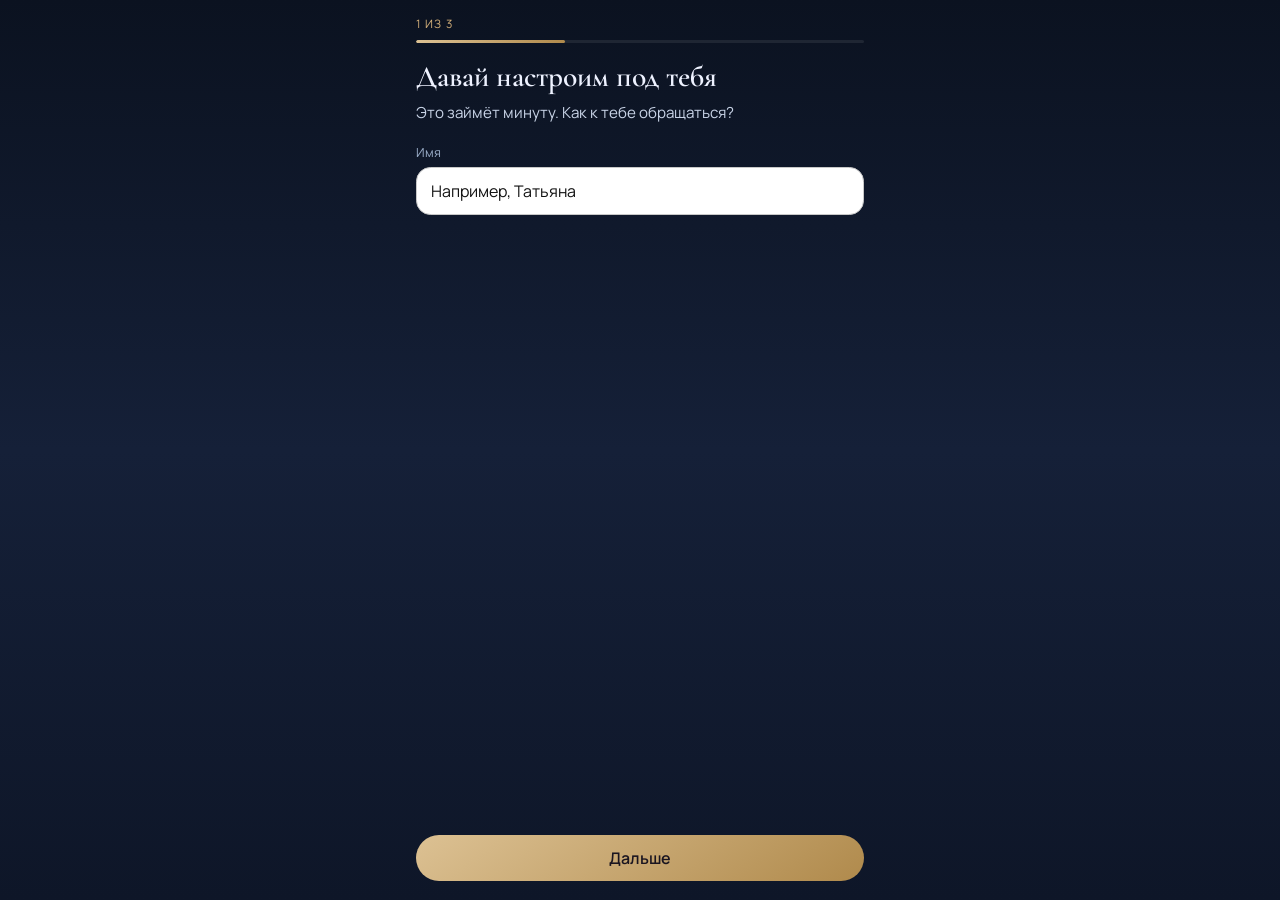
<file: index.html>
<!DOCTYPE html>
<html lang="ru">
<head>
  <meta charset="UTF-8" />
  <meta name="viewport" content="width=device-width, initial-scale=1, viewport-fit=cover" />
  <meta name="theme-color" content="#121a2e" />
  <meta name="description" content="Сонное царство — натальная карта по дате, времени и городу, числа, толкование снов и 3 бесплатных вопроса" />
  <meta name="apple-mobile-web-app-capable" content="yes" />
  <meta name="apple-mobile-web-app-status-bar-style" content="black-translucent" />
  <meta name="apple-mobile-web-app-title" content="Сонное царство" />
  <meta name="yandex-verification" content="ftziq42ld1k3nnz1" />
  <link rel="manifest" href="manifest.json" />
  <link rel="icon" type="image/svg+xml" href="icons/icon.svg" />
  <link rel="icon" type="image/svg+xml" href="icon.svg" />
  <link rel="apple-touch-icon" href="icons/icon-192.png" />
  <link rel="apple-touch-icon" href="icon-192.png" />
  <link rel="preconnect" href="https://fonts.googleapis.com" />
  <link rel="preconnect" href="https://fonts.gstatic.com" crossorigin />
  <link href="https://fonts.googleapis.com/css2?family=Cormorant+Garamond:ital,wght@0,500;0,600;1,500&family=Manrope:wght@400;500;600;700&display=swap" rel="stylesheet" />
  <link rel="stylesheet" href="styles.css" />
  <title>Сонное царство</title>
</head>
<body>
  <p class="yandex-verify" hidden>ftziq42ld1k3nnz1</p>
  <div class="sky" aria-hidden="true">
    <div class="glow glow-a"></div>
    <div class="glow glow-b"></div>
    <div class="stars"></div>
  </div>

  <!-- Онбординг как у Софии: имя → дата → приоритет → награда -->
  <div id="onboarding" class="onboarding" hidden>
    <div class="onboarding-inner">
      <p class="ob-step" id="ob-step">1 из 3</p>
      <div class="ob-progress"><i id="ob-bar"></i></div>
      <div id="ob-body"></div>
      <button type="button" class="btn btn-primary ob-next" id="ob-next">Дальше</button>
    </div>
  </div>

  <div id="app" class="app">
    <!-- ГЛАВНАЯ / витрина -->
    <section class="view active" id="view-home" data-view="home">
      <header class="page-head">
        <div>
          <p class="eyebrow">Сонное царство</p>
          <h1 class="page-title" id="home-hello">Здравствуй</h1>
        </div>
      </header>
      <div class="scroll-pad" id="home-root"></div>
    </section>

    <!-- СНЫ / чат -->
    <section class="view" id="view-dreams" data-view="dreams">
      <header class="page-head">
        <div>
          <p class="eyebrow">Сонное царство</p>
          <h1 class="page-title">Расскажите сон</h1>
        </div>
        <button type="button" class="icon-btn" id="btn-new-dream" aria-label="Новый сон" title="Новый сон">
          <svg viewBox="0 0 24 24" width="20" height="20" fill="none" stroke="currentColor" stroke-width="1.8"><path d="M12 5v14M5 12h14"/></svg>
        </button>
      </header>

      <p class="dream-hint" id="dream-hint">Напишите или наговорите — без вариантов «а / б / в». Два-три вопроса, затем толкование.</p>

      <div class="chat" id="chat" role="log" aria-live="polite"></div>

      <div class="composer" id="dream-composer">
        <div class="composer-inner">
          <textarea id="input" rows="1" placeholder="Опишите сон…" enterkeyhint="send" autocomplete="off"></textarea>
          <button type="button" class="icon-btn mic" id="btn-mic" aria-label="Голосовой ввод">
            <svg viewBox="0 0 24 24" width="20" height="20" fill="none" stroke="currentColor" stroke-width="1.8">
              <rect x="9" y="3" width="6" height="11" rx="3"/>
              <path d="M5 11a7 7 0 0 0 14 0M12 18v3"/>
            </svg>
          </button>
          <button type="button" class="send" id="btn-send" aria-label="Отправить">
            <svg viewBox="0 0 24 24" width="18" height="18" fill="currentColor"><path d="M3.4 20.6 21 12 3.4 3.4l.1 6.8L15 12 3.5 13.8z"/></svg>
          </button>
        </div>
      </div>
    </section>

    <!-- ЧИСЛА -->
    <section class="view" id="view-numbers" data-view="numbers">
      <header class="page-head">
        <div>
          <p class="eyebrow">Дата · время · город</p>
          <h1 class="page-title">Карта и числа</h1>
        </div>
      </header>
      <div class="scroll-pad" id="numbers-root"></div>
    </section>

    <!-- ЛУНА (из меню убрана — вход с главной) -->
    <section class="view" id="view-moon" data-view="moon">
      <header class="page-head">
        <div>
          <p class="eyebrow">Сонное царство</p>
          <h1 class="page-title">Луна сегодня</h1>
        </div>
      </header>
      <div class="scroll-pad" id="moon-root"></div>
    </section>

    <!-- QUIZ -->
    <section class="view" id="view-quiz" data-view="quiz">
      <header class="page-head">
        <div>
          <p class="eyebrow">Польза на вечер</p>
          <h1 class="page-title">Тесты</h1>
        </div>
      </header>
      <div class="scroll-pad" id="quiz-root"></div>
    </section>

    <!-- MEDITATIONS -->
    <section class="view" id="view-meditate" data-view="meditate">
      <header class="page-head">
        <div>
          <p class="eyebrow">Звук ко сну</p>
          <h1 class="page-title">Аудио</h1>
        </div>
      </header>
      <div class="scroll-pad" id="meditate-root"></div>
    </section>

    <!-- ARTICLES -->
    <section class="view" id="view-articles" data-view="articles">
      <header class="page-head">
        <div>
          <p class="eyebrow">Полезно знать</p>
          <h1 class="page-title">Статьи</h1>
        </div>
      </header>
      <div class="scroll-pad" id="articles-root"></div>
    </section>

    <!-- PROFILE -->
    <section class="view" id="view-profile" data-view="profile">
      <header class="page-head">
        <div>
          <p class="eyebrow">Настройки</p>
          <h1 class="page-title">Профиль</h1>
        </div>
      </header>
      <div class="scroll-pad" id="profile-root"></div>
    </section>
  </div>

  <nav class="tabbar" aria-label="Главное меню">
    <button type="button" class="tab active" data-nav="home" aria-current="page">
      <svg viewBox="0 0 24 24" width="16" height="16" fill="none" stroke="currentColor" stroke-width="1.8"><path d="M4 11.5 12 5l8 6.5V20a1 1 0 0 1-1 1h-4.5v-5.5h-5V21H5a1 1 0 0 1-1-1z"/></svg>
      <span>Главная</span>
    </button>
    <button type="button" class="tab" data-nav="dreams">
      <svg viewBox="0 0 24 24" width="16" height="16" fill="none" stroke="currentColor" stroke-width="1.8"><path d="M12 3c-2 3.5-6 5-6 9a6 6 0 0 0 12 0c0-4-4-5.5-6-9z"/><path d="M9 14c.5 1.5 1.5 2.5 3 3"/></svg>
      <span>Сны</span>
    </button>
    <button type="button" class="tab" data-nav="numbers">
      <svg viewBox="0 0 24 24" width="16" height="16" fill="none" stroke="currentColor" stroke-width="1.8"><circle cx="12" cy="12" r="8.5"/><path d="M12 7v5l3 2"/></svg>
      <span>Карта</span>
    </button>
    <button type="button" class="tab" data-nav="profile">
      <svg viewBox="0 0 24 24" width="16" height="16" fill="none" stroke="currentColor" stroke-width="1.8"><circle cx="12" cy="8" r="3.5"/><path d="M5 19a7 7 0 0 1 14 0"/></svg>
      <span>Профиль</span>
    </button>
  </nav>

  <div class="toast" id="toast" hidden role="status"></div>
  <div class="sheet" id="sheet" hidden>
    <div class="sheet-backdrop" data-close-sheet></div>
    <div class="sheet-panel" role="dialog" aria-modal="true">
      <div class="sheet-handle"></div>
      <div id="sheet-body"></div>
    </div>
  </div>

  <script>
    (function () {
      var files = [
        ["data/dreams.js", "dreams.js"],
        ["data/articles.js", "articles.js"],
        ["data/affiliates.js", "affiliates.js"],
        ["data/meditations.js", "meditations.js"],
        ["data/quiz.js", "quiz.js"],
        ["data/sleep-calc.js", "sleep-calc.js"],
        ["data/moon-tips.js", "moon-tips.js"],
        ["data/numerology.js", "numerology.js"],
        ["data/paid-content.js", "paid-content.js"],
        ["data/yookassa.js", "yookassa.js"],
        ["data/cities.js", "cities.js"],
        ["vendor/astronomy.browser.min.js", "astronomy.browser.min.js"],
        ["js/storage.js", "storage.js"],
        ["js/moon.js", "moon.js"],
        ["js/notifications.js", "notifications.js"],
        ["js/engine.js", "engine.js"],
        ["js/numerology.js", "numerology-engine.js"],
        ["js/natal.js", "natal.js"],
        ["js/app.js", "app.js"]
      ];
      function load(i) {
        if (i >= files.length) return;
        var list = files[i];
        var k = 0;
        function tryNext() {
          if (k >= list.length) return;
          var s = document.createElement("script");
          s.src = list[k++];
          s.onload = function () { load(i + 1); };
          s.onerror = tryNext;
          document.body.appendChild(s);
        }
        tryNext();
      }
      load(0);
    })();
  </script>
</body>
</html>
</file>
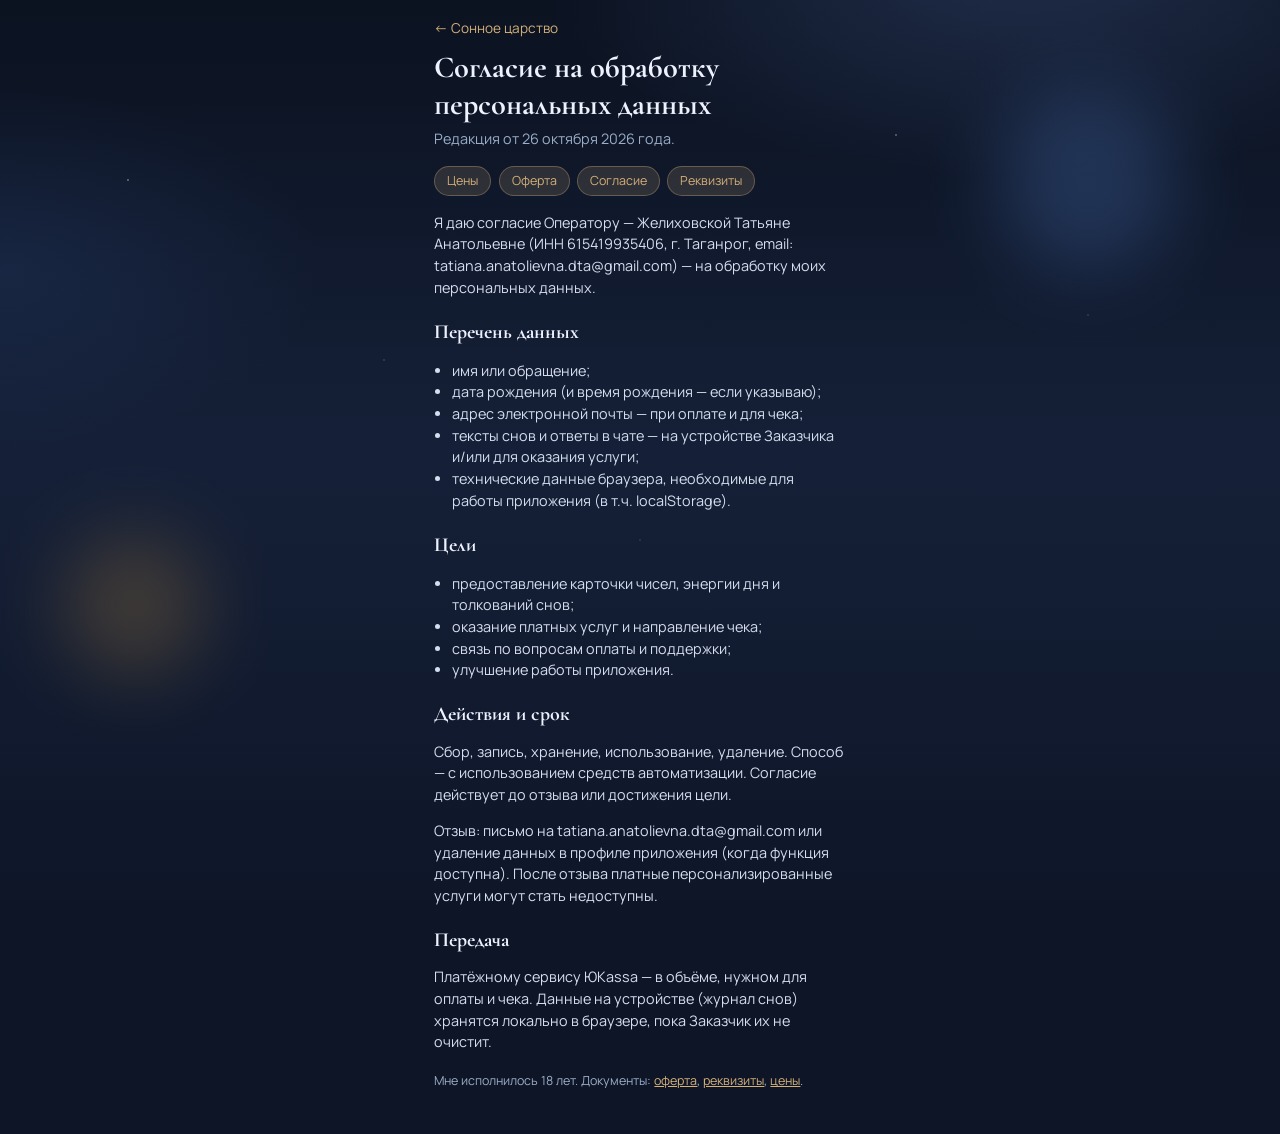
<file: consent.html>
<!DOCTYPE html>
<html lang="ru">
<head>
  <meta charset="UTF-8" />
  <meta name="viewport" content="width=device-width, initial-scale=1, viewport-fit=cover" />
  <meta name="theme-color" content="#121a2e" />
  <title>Согласие на обработку персональных данных — Сонное царство</title>
  <link rel="icon" type="image/svg+xml" href="icons/icon.svg" />
  <link href="https://fonts.googleapis.com/css2?family=Cormorant+Garamond:wght@600&family=Manrope:wght@400;500;600&display=swap" rel="stylesheet" />
  <link rel="stylesheet" href="styles.css" />
  <link rel="stylesheet" href="css/legal.css" />
</head>
<body>
  <div class="sky" aria-hidden="true"><div class="glow glow-a"></div><div class="glow glow-b"></div><div class="stars"></div></div>
  <main class="legal">
    <a class="back" href="./index.html">← Сонное царство</a>
    <h1>Согласие на обработку персональных данных</h1>
    <p class="lead">Редакция от 26 октября 2026 года.</p>
    <nav class="nav-docs" aria-label="Документы">
      <a href="prices.html">Цены</a>
      <a href="offer.html">Оферта</a>
      <a href="consent.html">Согласие</a>
      <a href="requisites.html">Реквизиты</a>
    </nav>

    <p>Я даю согласие Оператору — Желиховской Татьяне Анатольевне (ИНН 615419935406, г. Таганрог, email: tatiana.anatolievna.dta@gmail.com) — на обработку моих персональных данных.</p>

    <h2>Перечень данных</h2>
    <ul>
      <li>имя или обращение;</li>
      <li>дата рождения (и время рождения — если указываю);</li>
      <li>адрес электронной почты — при оплате и для чека;</li>
      <li>тексты снов и ответы в чате — на устройстве Заказчика и/или для оказания услуги;</li>
      <li>технические данные браузера, необходимые для работы приложения (в т.ч. localStorage).</li>
    </ul>

    <h2>Цели</h2>
    <ul>
      <li>предоставление карточки чисел, энергии дня и толкований снов;</li>
      <li>оказание платных услуг и направление чека;</li>
      <li>связь по вопросам оплаты и поддержки;</li>
      <li>улучшение работы приложения.</li>
    </ul>

    <h2>Действия и срок</h2>
    <p>Сбор, запись, хранение, использование, удаление. Способ — с использованием средств автоматизации. Согласие действует до отзыва или достижения цели.</p>
    <p>Отзыв: письмо на tatiana.anatolievna.dta@gmail.com или удаление данных в профиле приложения (когда функция доступна). После отзыва платные персонализированные услуги могут стать недоступны.</p>

    <h2>Передача</h2>
    <p>Платёжному сервису ЮKassa — в объёме, нужном для оплаты и чека. Данные на устройстве (журнал снов) хранятся локально в браузере, пока Заказчик их не очистит.</p>

    <p class="hint">Мне исполнилось 18 лет. Документы: <a href="offer.html" style="color:var(--accent)">оферта</a>, <a href="requisites.html" style="color:var(--accent)">реквизиты</a>, <a href="prices.html" style="color:var(--accent)">цены</a>.</p>
  </main>
</body>
</html>
</file>
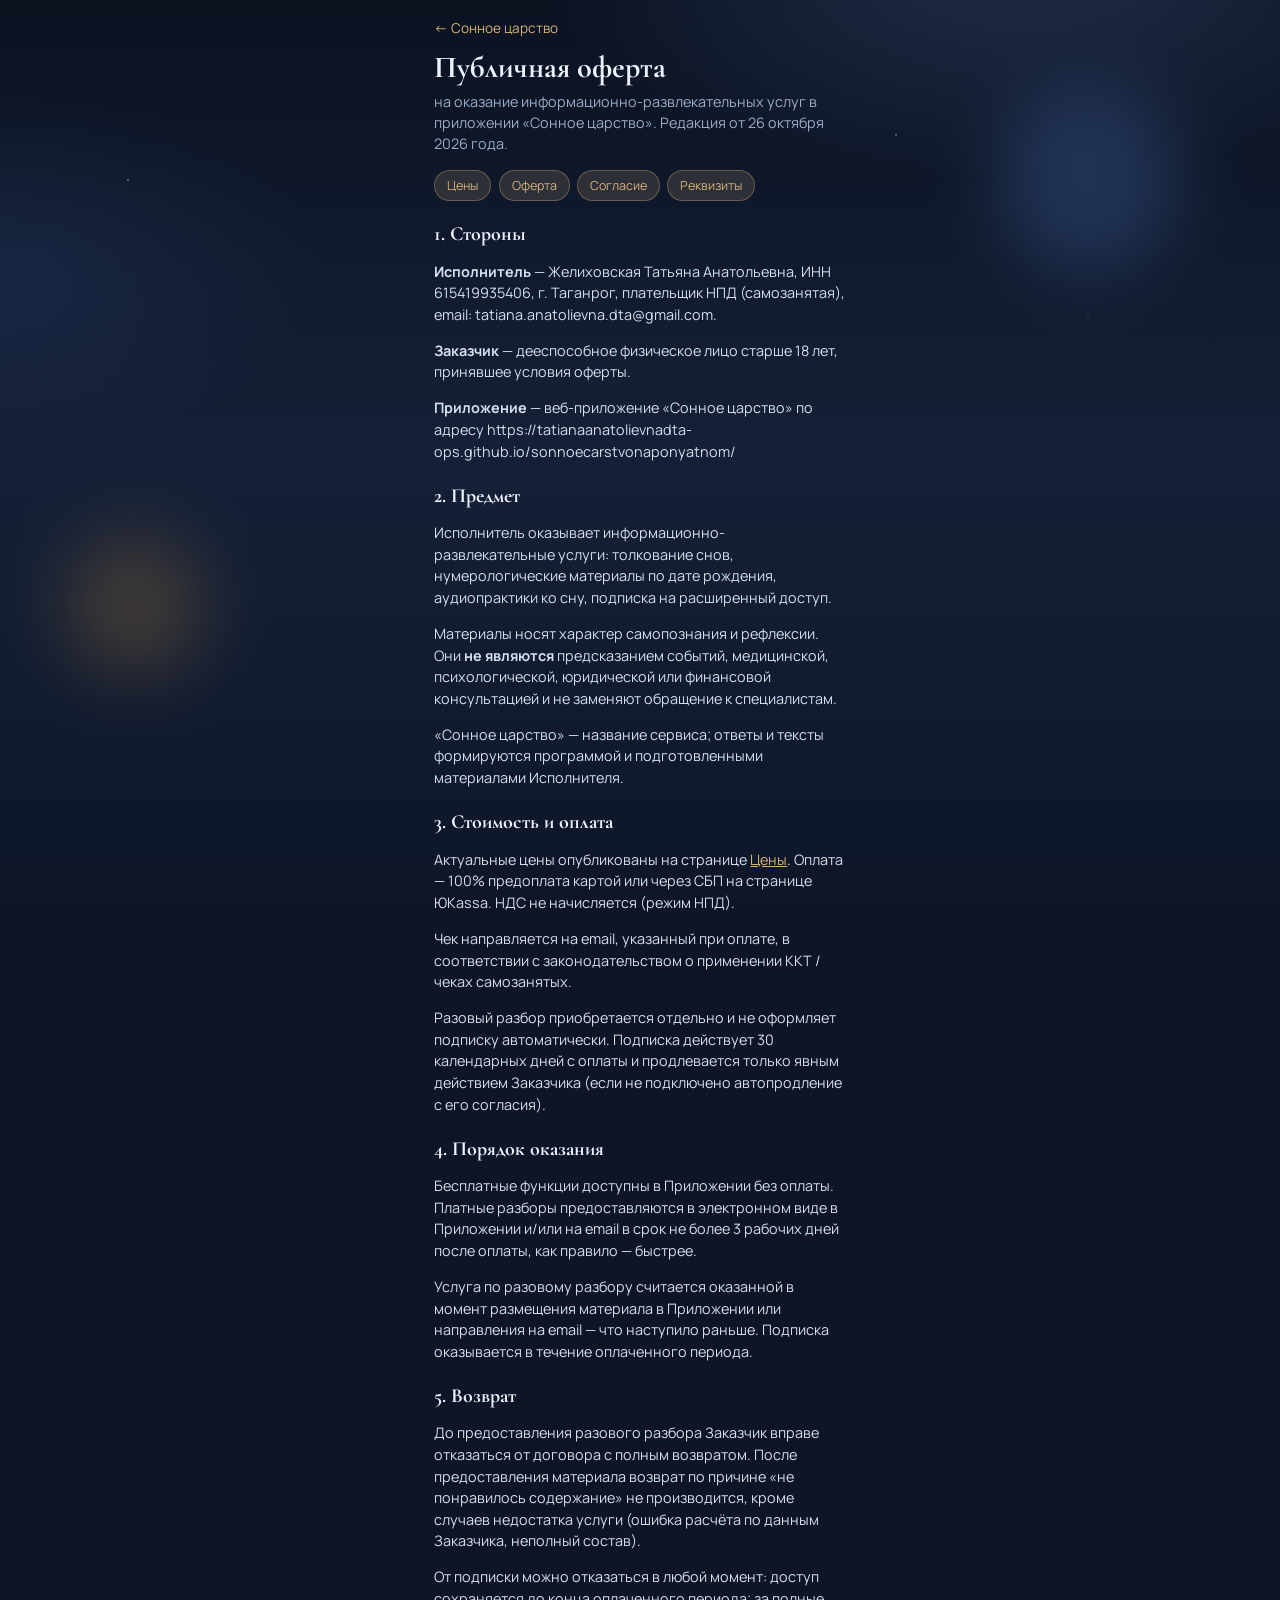
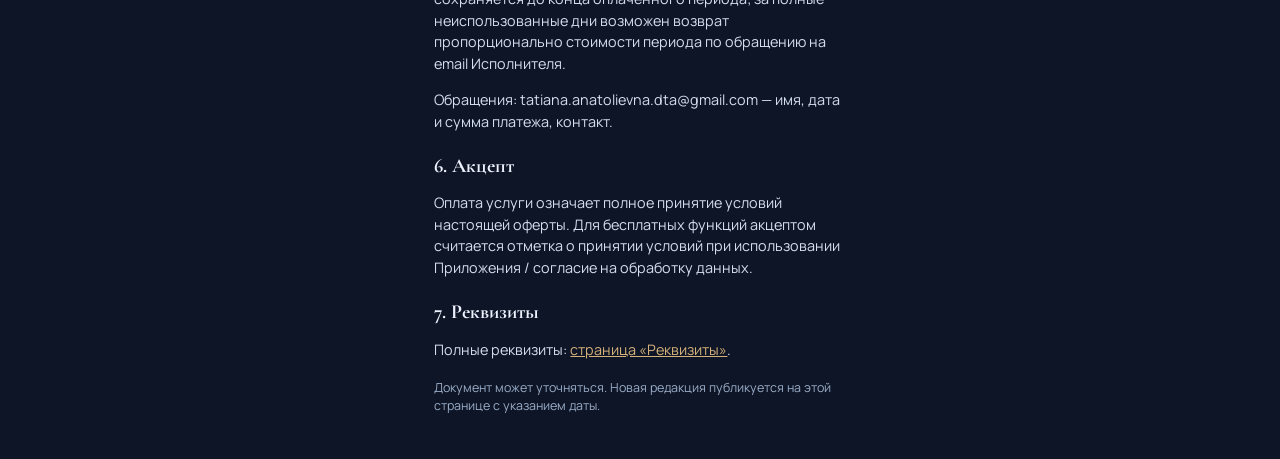
<file: offer.html>
<!DOCTYPE html>
<html lang="ru">
<head>
  <meta charset="UTF-8" />
  <meta name="viewport" content="width=device-width, initial-scale=1, viewport-fit=cover" />
  <meta name="theme-color" content="#121a2e" />
  <title>Публичная оферта — Сонное царство</title>
  <link rel="icon" type="image/svg+xml" href="icons/icon.svg" />
  <link href="https://fonts.googleapis.com/css2?family=Cormorant+Garamond:wght@600&family=Manrope:wght@400;500;600&display=swap" rel="stylesheet" />
  <link rel="stylesheet" href="styles.css" />
  <link rel="stylesheet" href="css/legal.css" />
</head>
<body>
  <div class="sky" aria-hidden="true"><div class="glow glow-a"></div><div class="glow glow-b"></div><div class="stars"></div></div>
  <main class="legal">
    <a class="back" href="./index.html">← Сонное царство</a>
    <h1>Публичная оферта</h1>
    <p class="lead">на оказание информационно-развлекательных услуг в приложении «Сонное царство». Редакция от 26 октября 2026 года.</p>
    <nav class="nav-docs" aria-label="Документы">
      <a href="prices.html">Цены</a>
      <a href="offer.html">Оферта</a>
      <a href="consent.html">Согласие</a>
      <a href="requisites.html">Реквизиты</a>
    </nav>

    <h2>1. Стороны</h2>
    <p><b>Исполнитель</b> — Желиховская Татьяна Анатольевна, ИНН 615419935406, г. Таганрог, плательщик НПД (самозанятая), email: tatiana.anatolievna.dta@gmail.com.</p>
    <p><b>Заказчик</b> — дееспособное физическое лицо старше 18 лет, принявшее условия оферты.</p>
    <p><b>Приложение</b> — веб-приложение «Сонное царство» по адресу https://tatianaanatolievnadta-ops.github.io/sonnoecarstvonaponyatnom/</p>

    <h2>2. Предмет</h2>
    <p>Исполнитель оказывает информационно-развлекательные услуги: толкование снов, нумерологические материалы по дате рождения, аудиопрактики ко сну, подписка на расширенный доступ.</p>
    <p>Материалы носят характер самопознания и рефлексии. Они <b>не являются</b> предсказанием событий, медицинской, психологической, юридической или финансовой консультацией и не заменяют обращение к специалистам.</p>
    <p>«Сонное царство» — название сервиса; ответы и тексты формируются программой и подготовленными материалами Исполнителя.</p>

    <h2>3. Стоимость и оплата</h2>
    <p>Актуальные цены опубликованы на странице <a href="prices.html" style="color:var(--accent)">Цены</a>. Оплата — 100% предоплата картой или через СБП на странице ЮKassa. НДС не начисляется (режим НПД).</p>
    <p>Чек направляется на email, указанный при оплате, в соответствии с законодательством о применении ККТ / чеках самозанятых.</p>
    <p>Разовый разбор приобретается отдельно и не оформляет подписку автоматически. Подписка действует 30 календарных дней с оплаты и продлевается только явным действием Заказчика (если не подключено автопродление с его согласия).</p>

    <h2>4. Порядок оказания</h2>
    <p>Бесплатные функции доступны в Приложении без оплаты. Платные разборы предоставляются в электронном виде в Приложении и/или на email в срок не более 3 рабочих дней после оплаты, как правило — быстрее.</p>
    <p>Услуга по разовому разбору считается оказанной в момент размещения материала в Приложении или направления на email — что наступило раньше. Подписка оказывается в течение оплаченного периода.</p>

    <h2>5. Возврат</h2>
    <p>До предоставления разового разбора Заказчик вправе отказаться от договора с полным возвратом. После предоставления материала возврат по причине «не понравилось содержание» не производится, кроме случаев недостатка услуги (ошибка расчёта по данным Заказчика, неполный состав).</p>
    <p>От подписки можно отказаться в любой момент: доступ сохраняется до конца оплаченного периода; за полные неиспользованные дни возможен возврат пропорционально стоимости периода по обращению на email Исполнителя.</p>
    <p>Обращения: tatiana.anatolievna.dta@gmail.com — имя, дата и сумма платежа, контакт.</p>

    <h2>6. Акцепт</h2>
    <p>Оплата услуги означает полное принятие условий настоящей оферты. Для бесплатных функций акцептом считается отметка о принятии условий при использовании Приложения / согласие на обработку данных.</p>

    <h2>7. Реквизиты</h2>
    <p>Полные реквизиты: <a href="requisites.html" style="color:var(--accent)">страница «Реквизиты»</a>.</p>

    <p class="hint">Документ может уточняться. Новая редакция публикуется на этой странице с указанием даты.</p>
  </main>
</body>
</html>
</file>
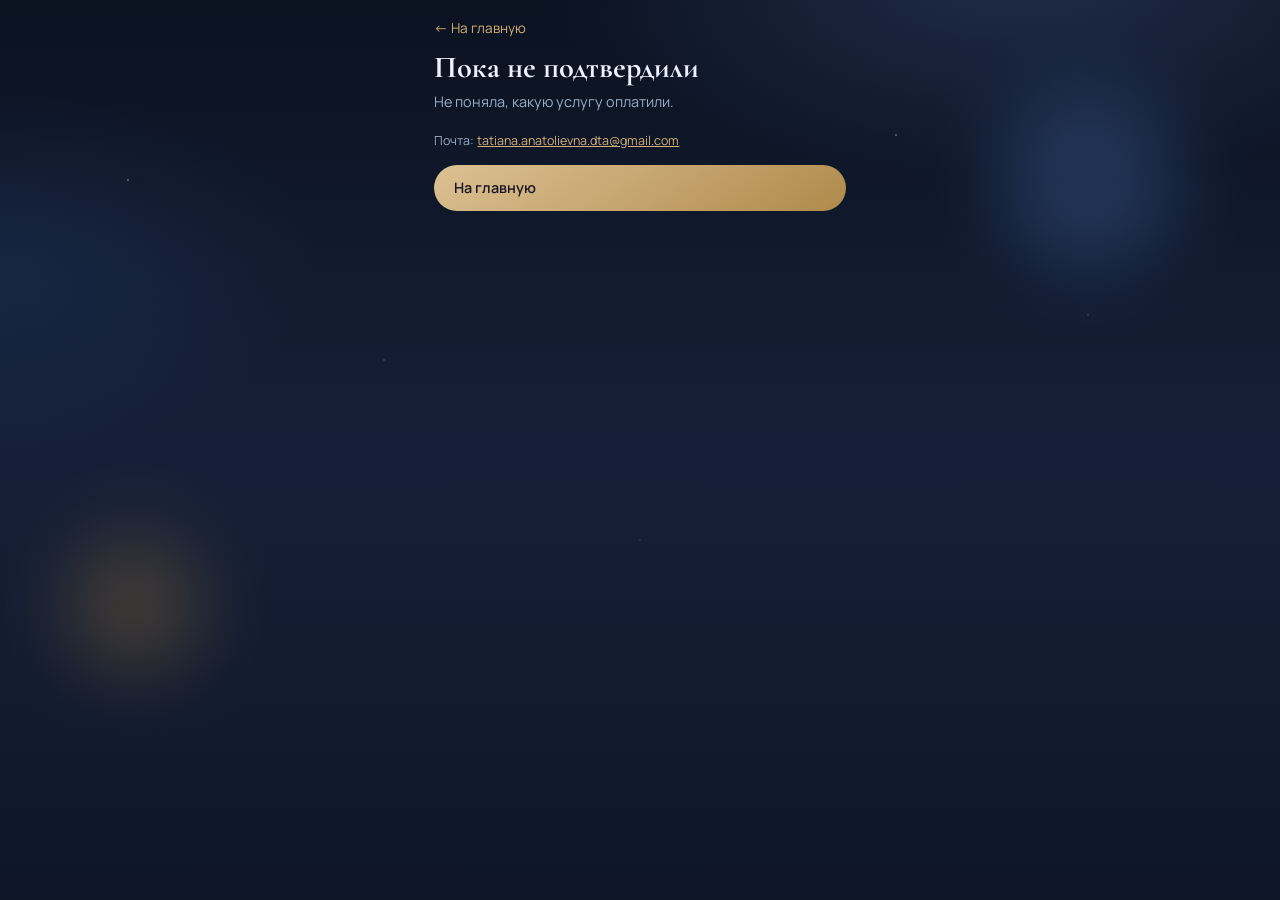
<file: pay-success.html>
<!DOCTYPE html>
<html lang="ru">
<head>
  <meta charset="UTF-8" />
  <meta name="viewport" content="width=device-width, initial-scale=1, viewport-fit=cover" />
  <meta name="theme-color" content="#121a2e" />
  <title>Оплата прошла — Сонное царство</title>
  <link rel="icon" type="image/svg+xml" href="icons/icon.svg" />
  <link href="https://fonts.googleapis.com/css2?family=Cormorant+Garamond:wght@600&family=Manrope:wght@400;500;600&display=swap" rel="stylesheet" />
  <link rel="stylesheet" href="styles.css" />
  <link rel="stylesheet" href="css/legal.css" />
</head>
<body>
  <div class="sky" aria-hidden="true"><div class="glow glow-a"></div><div class="glow glow-b"></div><div class="stars"></div></div>
  <main class="legal">
    <a class="back" href="./index.html">← На главную</a>
    <h1 id="title">Проверяю оплату…</h1>
    <p class="lead" id="lead">Секунду — сверю платёж с ЮKassa и открою разбор.</p>
    <p class="hint" id="hint"></p>
    <p style="margin-top:1rem">
      <a class="btn btn-primary" id="go-report" href="report.html" style="display:none;text-decoration:none">Открыть разбор</a>
    </p>
  </main>
  <script src="js/storage.js"></script>
  <script src="storage.js"></script>
  <script src="data/yookassa.js"></script>
  <script src="yookassa.js"></script>
  <script>
    (function () {
      var params = new URLSearchParams(location.search);
      var item = params.get("item") || "";
      var paymentId = params.get("payment_id") || params.get("id") || "";
      var Y = window.YOOKASSA || {};
      var title = document.getElementById("title");
      var lead = document.getElementById("lead");
      var hint = document.getElementById("hint");
      var go = document.getElementById("go-report");

      try {
        var pending = JSON.parse(sessionStorage.getItem("sonnoe-pending-payment") || "null");
        if (pending) {
          if (!item && pending.item) item = pending.item;
          if (!paymentId && pending.id) paymentId = pending.id;
        }
      } catch (_) {}

      go.href = "report.html?item=" + encodeURIComponent(item || "problem");

      function unlockOk(pid) {
        if (window.Store && item) {
          Store.unlockPurchase(item, { paymentId: pid || "" });
        }
        try { sessionStorage.removeItem("sonnoe-pending-payment"); } catch (_) {}
        title.textContent = "Оплата прошла";
        lead.textContent = "Доступ открыт. Разбор уже можно читать.";
        go.style.display = "inline-flex";
        setTimeout(function () {
          location.href = go.href;
        }, 900);
      }

      function fail(msg) {
        title.textContent = "Пока не подтвердили";
        lead.textContent = msg || "Если списание прошло — напиши на почту, откроем вручную.";
        hint.innerHTML =
          'Почта: <a href="mailto:tatiana.anatolievna.dta@gmail.com" style="color:var(--accent)">tatiana.anatolievna.dta@gmail.com</a>';
        go.style.display = "inline-flex";
        go.textContent = "На главную";
        go.href = "./index.html";
      }

      async function run() {
        if (!item) {
          fail("Не поняла, какую услугу оплатили.");
          return;
        }
        if (!paymentId || !Y.checkPaymentUrl) {
          // Без проверки статуса — открываем по возврату (временный режим до Worker)
          unlockOk("");
          return;
        }
        try {
          var res = await fetch(
            Y.checkPaymentUrl.replace(/\/?$/, "") + "?id=" + encodeURIComponent(paymentId)
          );
          var data = await res.json();
          if (data.paid || data.status === "succeeded") {
            unlockOk(data.id || paymentId);
            return;
          }
          if (data.status === "pending" || data.status === "waiting_for_capture") {
            title.textContent = "Платёж ещё обрабатывается";
            lead.textContent = "Обнови страницу через минуту — доступ откроется сам.";
            go.style.display = "inline-flex";
            go.textContent = "Проверить снова";
            go.href = location.href;
            return;
          }
          fail("Статус платежа: " + (data.status || "неизвестен"));
        } catch (_) {
          fail("Не удалось связаться с проверкой оплаты.");
        }
      }

      run();
    })();
  </script>
</body>
</html>
</file>
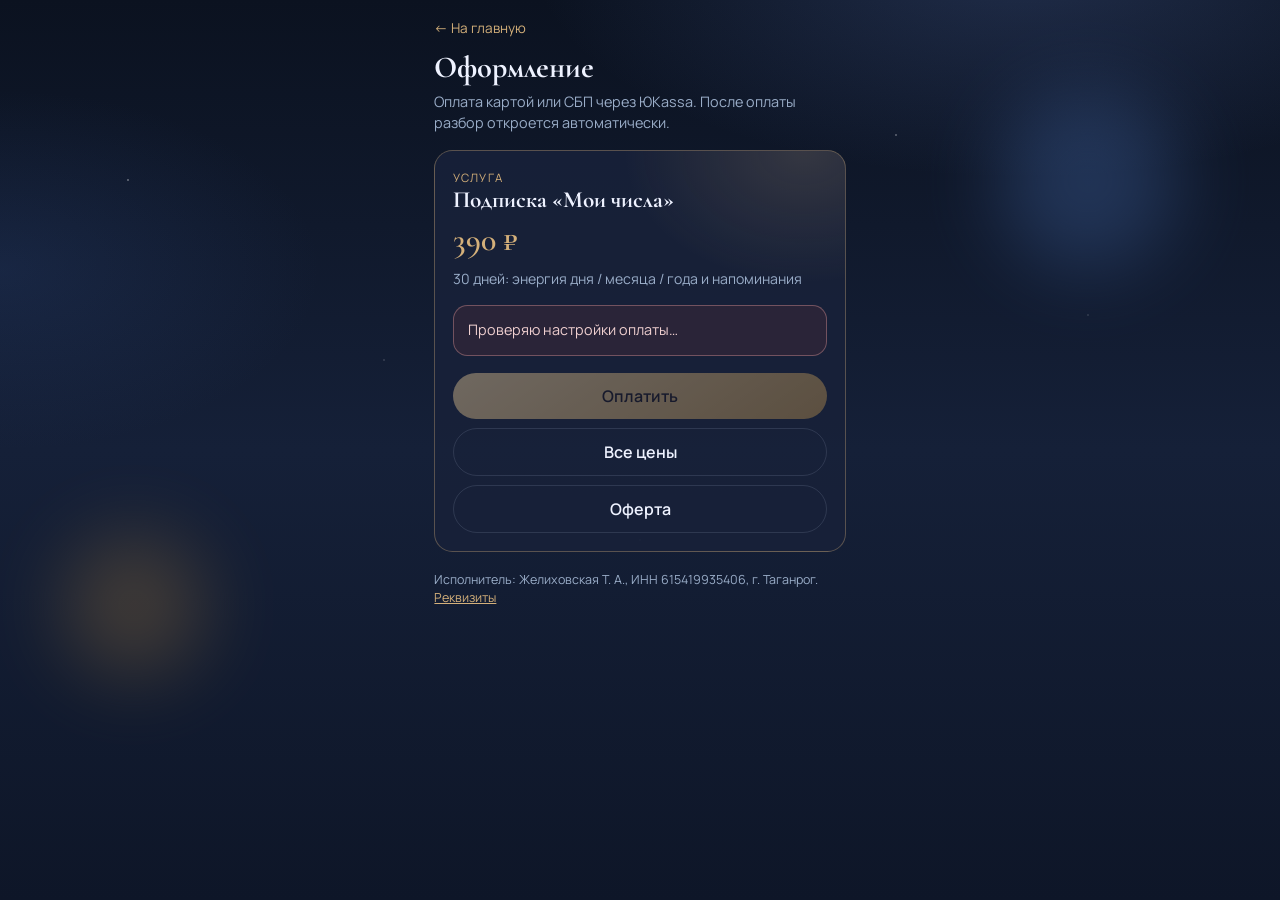
<file: pay.html>
<!DOCTYPE html>
<html lang="ru">
<head>
  <meta charset="UTF-8" />
  <meta name="viewport" content="width=device-width, initial-scale=1, viewport-fit=cover" />
  <meta name="theme-color" content="#121a2e" />
  <title>Оплата — Сонное царство</title>
  <link rel="icon" type="image/svg+xml" href="icons/icon.svg" />
  <link href="https://fonts.googleapis.com/css2?family=Cormorant+Garamond:wght@600&family=Manrope:wght@400;500;600&display=swap" rel="stylesheet" />
  <link rel="stylesheet" href="styles.css" />
  <link rel="stylesheet" href="css/legal.css" />
  <style>
    .pay-box {
      margin-top: .5rem; padding: 1.15rem 1.1rem;
      border: 1px solid rgba(212,176,122,.35); border-radius: var(--radius);
      background:
        radial-gradient(ellipse 80% 60% at 90% 0%, rgba(212,176,122,.16), transparent 55%),
        var(--bg-elev);
    }
    .pay-box .sum {
      font-family: var(--font-d); font-size: 2rem; font-weight: 600;
      color: var(--accent); margin: .35rem 0 .6rem;
    }
    .pay-box h2 { margin: 0; font-family: var(--font-d); font-size: 1.45rem; }
    .pay-warn {
      margin: 1rem 0 0; padding: .85rem .9rem;
      border-radius: .9rem; border: 1px solid rgba(224,154,154,.4);
      background: rgba(180,70,70,.12); color: #f0d0d0; font-size: .9rem; line-height: 1.45;
    }
    .pay-ok {
      margin: 1rem 0 0; padding: .85rem .9rem;
      border-radius: .9rem; border: 1px solid rgba(120,180,120,.4);
      background: rgba(60,120,70,.15); color: #d0f0d4; font-size: .9rem; line-height: 1.45;
    }
    .pay-actions { display: grid; gap: .55rem; margin-top: 1.1rem; }
    .pay-actions .btn { width: 100%; text-align: center; text-decoration: none; }
    .btn[disabled], .btn.is-disabled {
      opacity: .45; pointer-events: none; cursor: not-allowed;
    }
  </style>
</head>
<body>
  <div class="sky" aria-hidden="true"><div class="glow glow-a"></div><div class="glow glow-b"></div><div class="stars"></div></div>
  <main class="legal">
    <a class="back" href="./index.html">← На главную</a>
    <h1>Оформление</h1>
    <p class="lead">Оплата картой или СБП через ЮKassa. После оплаты разбор откроется автоматически.</p>

    <div class="pay-box" id="pay-box">
      <p class="num-kicker" style="margin:0;color:var(--accent);font-size:.72rem;letter-spacing:.1em;text-transform:uppercase">Услуга</p>
      <h2 id="pay-title">…</h2>
      <div class="sum" id="pay-price">…</div>
      <p id="pay-meta" style="margin:0;color:var(--muted);font-size:.88rem"></p>
      <div id="pay-status" class="pay-warn" role="status">Проверяю настройки оплаты…</div>
      <div class="pay-actions">
        <button type="button" class="btn btn-primary is-disabled" id="pay-btn" disabled>Оплатить</button>
        <a class="btn btn-ghost" id="open-report" href="report.html" hidden style="text-decoration:none">Уже куплено — открыть</a>
        <a class="btn btn-ghost" href="prices.html">Все цены</a>
        <a class="btn btn-ghost" href="offer.html">Оферта</a>
      </div>
    </div>

    <p class="hint">
      Исполнитель: Желиховская Т. А., ИНН 615419935406, г. Таганрог.
      <a href="requisites.html" style="color:var(--accent)">Реквизиты</a>
    </p>
  </main>
  <script src="js/storage.js"></script>
  <script src="storage.js"></script>
  <script src="data/yookassa.js"></script>
  <script src="yookassa.js"></script>
  <script>
    (function () {
      var Y = window.YOOKASSA || {};
      var catalog = Y.catalog || {};
      var id = new URLSearchParams(location.search).get("item") || "sub";
      var item = catalog[id] || catalog.sub;
      if (!item) return;

      document.getElementById("pay-title").textContent = item.title;
      document.getElementById("pay-price").textContent = item.price;
      document.getElementById("pay-meta").textContent = item.meta || "";
      document.title = item.title + " — Сонное царство";
      document.getElementById("open-report").href = "report.html?item=" + encodeURIComponent(id);

      var statusEl = document.getElementById("pay-status");
      var btn = document.getElementById("pay-btn");
      var openBtn = document.getElementById("open-report");

      if (window.Store && Store.hasPurchase(id)) {
        statusEl.className = "pay-ok";
        statusEl.textContent = "Эта позиция уже открыта на этом устройстве.";
        openBtn.hidden = false;
        btn.hidden = true;
        return;
      }

      var ready = !!(Y.createPaymentUrl && Y.shopId);
      if (!ready) {
        statusEl.className = "pay-warn";
        statusEl.textContent =
          "ЮKassa подключена в кабинете. Осталось вписать shopId и URL оплаты в настройки сайта — напиши ассистенту shopId, дальше подключим кнопку.";
        return;
      }

      statusEl.className = "pay-ok";
      statusEl.textContent = "Можно оплатить. После оплаты разбор откроется сам.";
      btn.disabled = false;
      btn.classList.remove("is-disabled");
      btn.textContent = "Оплатить " + item.price;

      btn.addEventListener("click", async function () {
        btn.disabled = true;
        btn.textContent = "Создаю платёж…";
        try {
          var returnUrl =
            (Y.returnBase || location.origin + location.pathname.replace(/pay\.html.*/, "pay-success.html")) +
            "?item=" +
            encodeURIComponent(id);
          var res = await fetch(Y.createPaymentUrl, {
            method: "POST",
            headers: { "Content-Type": "application/json" },
            body: JSON.stringify({
              item: id,
              amount: item.amount,
              description: item.title,
              return_url: returnUrl
            })
          });
          var data = await res.json();
          if (!res.ok || !data.confirmation_url) {
            throw new Error((data && data.error) || "fail");
          }
          if (data.id) {
            try {
              sessionStorage.setItem("sonnoe-pending-payment", JSON.stringify({ id: data.id, item: id }));
            } catch (_) {}
          }
          location.href = data.confirmation_url;
        } catch (e) {
          statusEl.className = "pay-warn";
          statusEl.textContent = "Не получилось создать платёж. Проверь Worker и ключи ЮKassa.";
          btn.disabled = false;
          btn.textContent = "Оплатить " + item.price;
        }
      });
    })();
  </script>
</body>
</html>
</file>
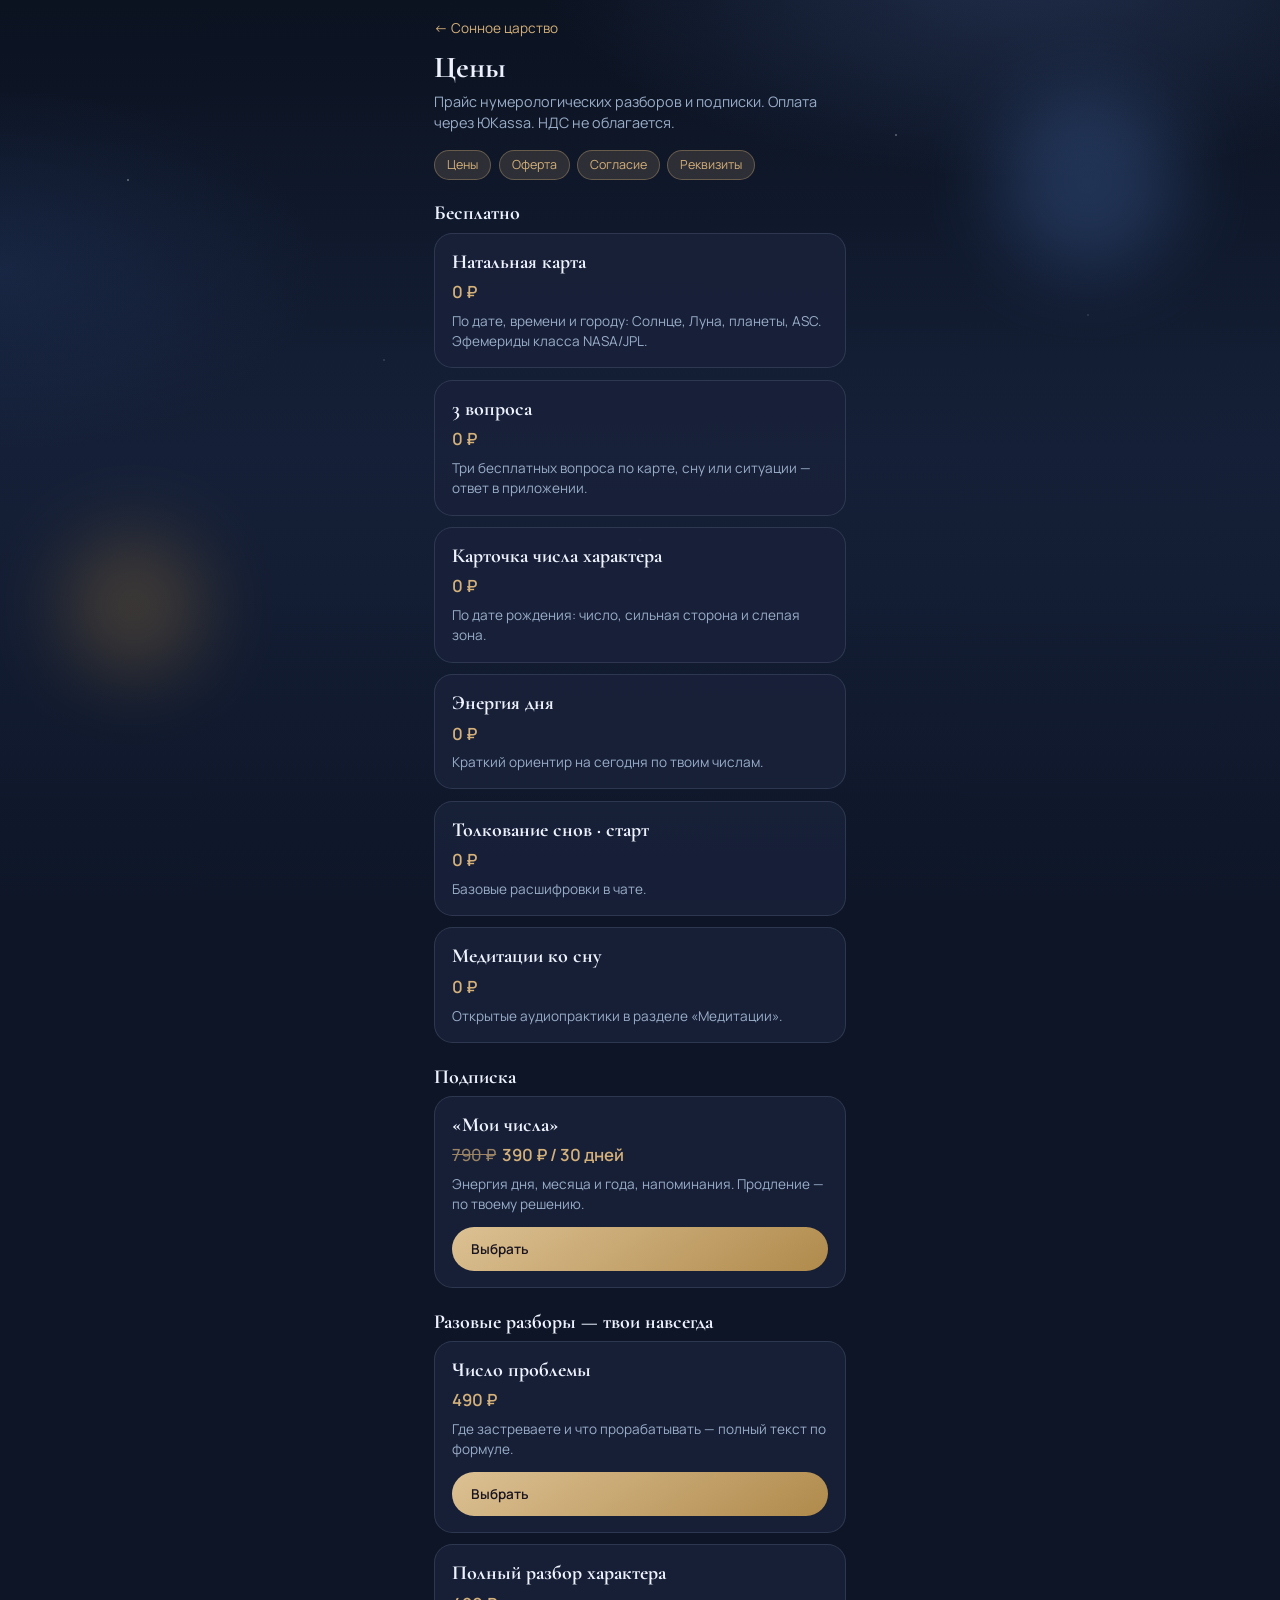
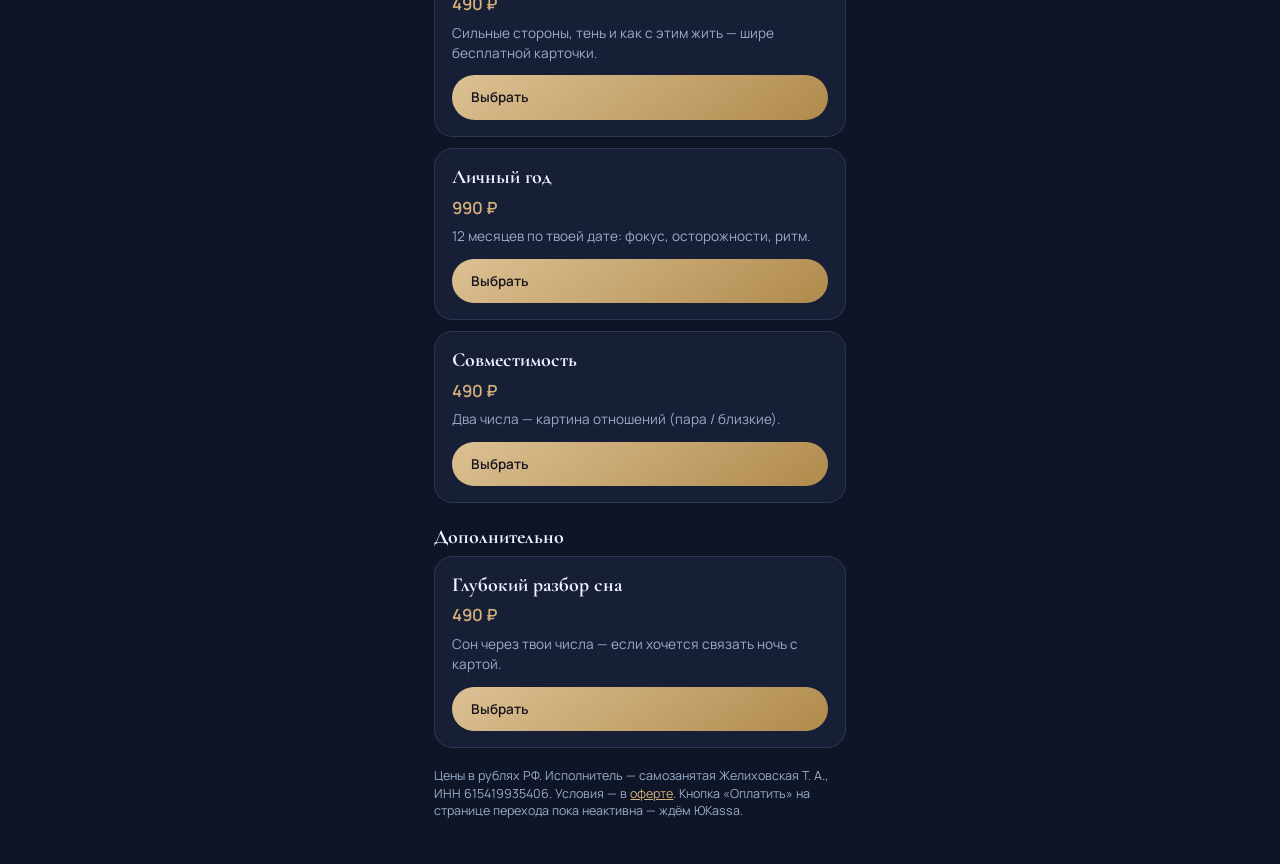
<file: prices.html>
<!DOCTYPE html>
<html lang="ru">
<head>
  <meta charset="UTF-8" />
  <meta name="viewport" content="width=device-width, initial-scale=1, viewport-fit=cover" />
  <meta name="theme-color" content="#121a2e" />
  <title>Цены — Сонное царство</title>
  <link rel="icon" type="image/svg+xml" href="icons/icon.svg" />
  <link href="https://fonts.googleapis.com/css2?family=Cormorant+Garamond:wght@600&family=Manrope:wght@400;500;600&display=swap" rel="stylesheet" />
  <link rel="stylesheet" href="styles.css" />
  <link rel="stylesheet" href="css/legal.css" />
</head>
<body>
  <div class="sky" aria-hidden="true"><div class="glow glow-a"></div><div class="glow glow-b"></div><div class="stars"></div></div>
  <main class="legal">
    <a class="back" href="./index.html">← Сонное царство</a>
    <h1>Цены</h1>
    <p class="lead">Прайс нумерологических разборов и подписки. Оплата через ЮKassa. НДС не облагается.</p>
    <nav class="nav-docs" aria-label="Документы">
      <a href="prices.html">Цены</a>
      <a href="offer.html">Оферта</a>
      <a href="consent.html">Согласие</a>
      <a href="requisites.html">Реквизиты</a>
    </nav>

    <h2>Бесплатно</h2>
    <div class="price-card">
      <h3>Натальная карта</h3>
      <p class="sum">0 ₽</p>
      <p>По дате, времени и городу: Солнце, Луна, планеты, ASC. Эфемериды класса NASA/JPL.</p>
    </div>
    <div class="price-card">
      <h3>3 вопроса</h3>
      <p class="sum">0 ₽</p>
      <p>Три бесплатных вопроса по карте, сну или ситуации — ответ в приложении.</p>
    </div>
    <div class="price-card">
      <h3>Карточка числа характера</h3>
      <p class="sum">0 ₽</p>
      <p>По дате рождения: число, сильная сторона и слепая зона.</p>
    </div>
    <div class="price-card">
      <h3>Энергия дня</h3>
      <p class="sum">0 ₽</p>
      <p>Краткий ориентир на сегодня по твоим числам.</p>
    </div>
    <div class="price-card">
      <h3>Толкование снов · старт</h3>
      <p class="sum">0 ₽</p>
      <p>Базовые расшифровки в чате.</p>
    </div>
    <div class="price-card">
      <h3>Медитации ко сну</h3>
      <p class="sum">0 ₽</p>
      <p>Открытые аудиопрактики в разделе «Медитации».</p>
    </div>

    <h2>Подписка</h2>
    <div class="price-card">
      <h3>«Мои числа»</h3>
      <p class="sum"><span class="was">790 ₽</span>390 ₽ / 30 дней</p>
      <p>Энергия дня, месяца и года, напоминания. Продление — по твоему решению.</p>
      <p style="margin-top:.75rem"><a class="btn btn-primary" href="pay.html?item=sub" style="display:inline-flex;text-decoration:none">Выбрать</a></p>
    </div>

    <h2>Разовые разборы — твои навсегда</h2>
    <div class="price-card">
      <h3>Число проблемы</h3>
      <p class="sum">490 ₽</p>
      <p>Где застреваете и что прорабатывать — полный текст по формуле.</p>
      <p style="margin-top:.75rem"><a class="btn btn-primary" href="pay.html?item=problem" style="display:inline-flex;text-decoration:none">Выбрать</a></p>
    </div>
    <div class="price-card">
      <h3>Полный разбор характера</h3>
      <p class="sum">490 ₽</p>
      <p>Сильные стороны, тень и как с этим жить — шире бесплатной карточки.</p>
      <p style="margin-top:.75rem"><a class="btn btn-primary" href="pay.html?item=character-full" style="display:inline-flex;text-decoration:none">Выбрать</a></p>
    </div>
    <div class="price-card">
      <h3>Личный год</h3>
      <p class="sum">990 ₽</p>
      <p>12 месяцев по твоей дате: фокус, осторожности, ритм.</p>
      <p style="margin-top:.75rem"><a class="btn btn-primary" href="pay.html?item=year" style="display:inline-flex;text-decoration:none">Выбрать</a></p>
    </div>
    <div class="price-card">
      <h3>Совместимость</h3>
      <p class="sum">490 ₽</p>
      <p>Два числа — картина отношений (пара / близкие).</p>
      <p style="margin-top:.75rem"><a class="btn btn-primary" href="pay.html?item=compat" style="display:inline-flex;text-decoration:none">Выбрать</a></p>
    </div>

    <h2>Дополнительно</h2>
    <div class="price-card">
      <h3>Глубокий разбор сна</h3>
      <p class="sum">490 ₽</p>
      <p>Сон через твои числа — если хочется связать ночь с картой.</p>
      <p style="margin-top:.75rem"><a class="btn btn-primary" href="pay.html?item=dream-deep" style="display:inline-flex;text-decoration:none">Выбрать</a></p>
    </div>

    <p class="hint">
      Цены в рублях РФ. Исполнитель — самозанятая Желиховская Т. А., ИНН 615419935406.
      Условия — в <a href="offer.html" style="color:var(--accent)">оферте</a>.
      Кнопка «Оплатить» на странице перехода пока неактивна — ждём ЮKassa.
    </p>
  </main>
</body>
</html>
</file>
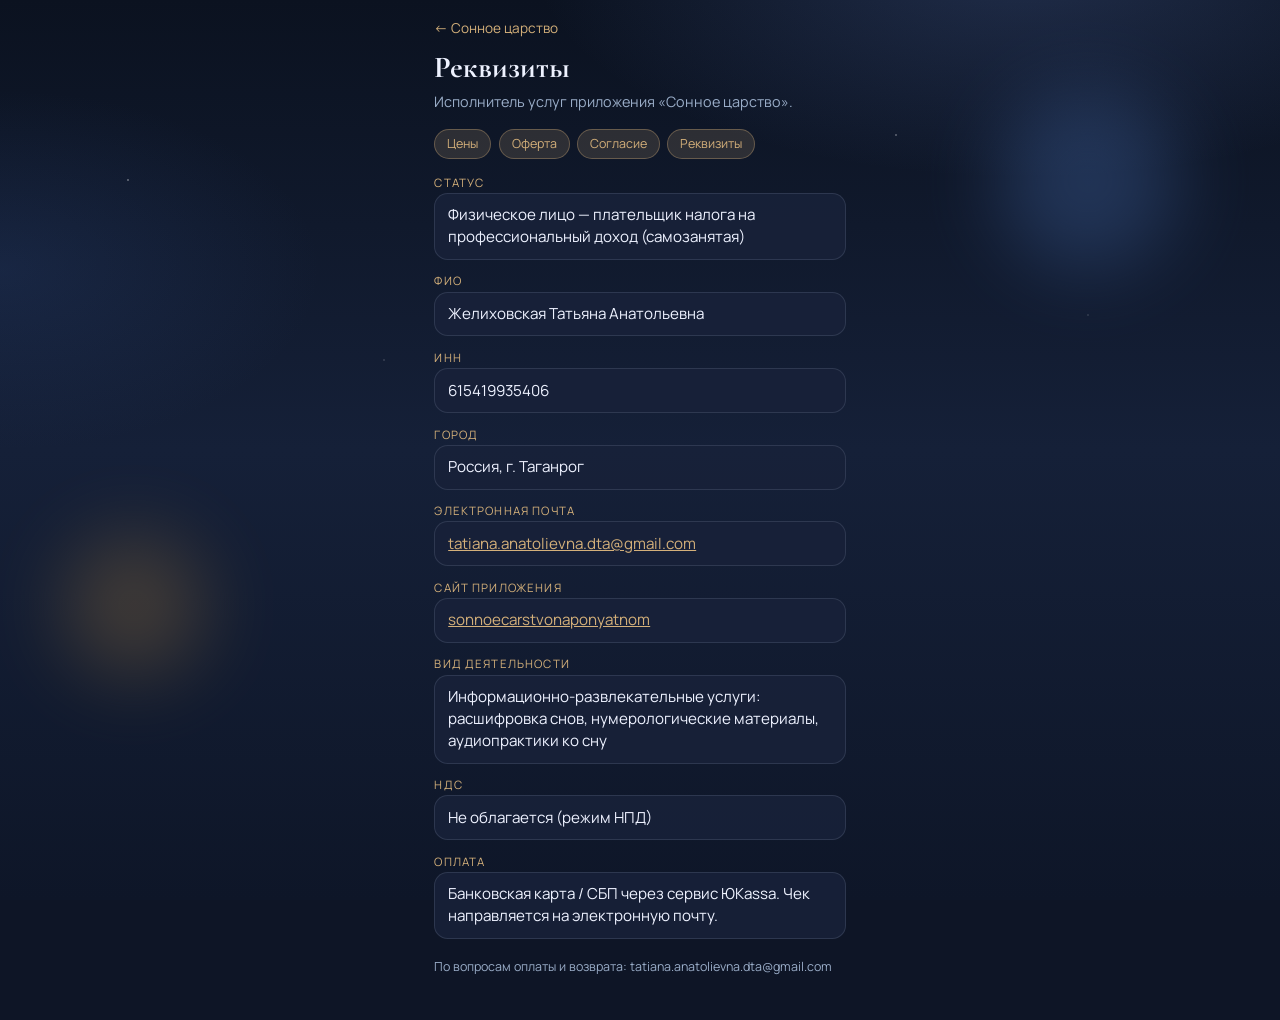
<file: requisites.html>
<!DOCTYPE html>
<html lang="ru">
<head>
  <meta charset="UTF-8" />
  <meta name="viewport" content="width=device-width, initial-scale=1, viewport-fit=cover" />
  <meta name="theme-color" content="#121a2e" />
  <title>Реквизиты — Сонное царство</title>
  <link rel="icon" type="image/svg+xml" href="icons/icon.svg" />
  <link href="https://fonts.googleapis.com/css2?family=Cormorant+Garamond:wght@600&family=Manrope:wght@400;500;600&display=swap" rel="stylesheet" />
  <link rel="stylesheet" href="styles.css" />
  <link rel="stylesheet" href="css/legal.css" />
</head>
<body>
  <div class="sky" aria-hidden="true"><div class="glow glow-a"></div><div class="glow glow-b"></div><div class="stars"></div></div>
  <main class="legal">
    <a class="back" href="./index.html">← Сонное царство</a>
    <h1>Реквизиты</h1>
    <p class="lead">Исполнитель услуг приложения «Сонное царство».</p>
    <nav class="nav-docs" aria-label="Документы">
      <a href="prices.html">Цены</a>
      <a href="offer.html">Оферта</a>
      <a href="consent.html">Согласие</a>
      <a href="requisites.html">Реквизиты</a>
    </nav>
    <dl>
      <dt>Статус</dt>
      <dd>Физическое лицо — плательщик налога на профессиональный доход (самозанятая)</dd>
      <dt>ФИО</dt>
      <dd>Желиховская Татьяна Анатольевна</dd>
      <dt>ИНН</dt>
      <dd>615419935406</dd>
      <dt>Город</dt>
      <dd>Россия, г. Таганрог</dd>
      <dt>Электронная почта</dt>
      <dd><a href="mailto:tatiana.anatolievna.dta@gmail.com" style="color:var(--accent)">tatiana.anatolievna.dta@gmail.com</a></dd>
      <dt>Сайт приложения</dt>
      <dd><a href="https://tatianaanatolievnadta-ops.github.io/sonnoecarstvonaponyatnom/" style="color:var(--accent)">sonnoecarstvonaponyatnom</a></dd>
      <dt>Вид деятельности</dt>
      <dd>Информационно-развлекательные услуги: расшифровка снов, нумерологические материалы, аудиопрактики ко сну</dd>
      <dt>НДС</dt>
      <dd>Не облагается (режим НПД)</dd>
      <dt>Оплата</dt>
      <dd>Банковская карта / СБП через сервис ЮKassa. Чек направляется на электронную почту.</dd>
    </dl>
    <p class="hint">По вопросам оплаты и возврата: tatiana.anatolievna.dta@gmail.com</p>
  </main>
</body>
</html>
</file>
<file: styles.css>
:root {
  --bg: #0e1526;
  --bg-elev: rgba(24, 34, 58, 0.88);
  --line: rgba(210, 224, 255, 0.12);
  --text: #eef2ff;
  --muted: #9aadc8;
  --accent: #d4b07a;
  --accent-2: #7eb3c9;
  --accent-soft: rgba(212, 176, 122, 0.16);
  --bot: rgba(32, 46, 78, 0.94);
  --user: rgba(212, 176, 122, 0.2);
  --ok: #8fbf9a;
  --danger: #e09a9a;
  --tab-h: 3.55rem;
  --safe-b: env(safe-area-inset-bottom, 0px);
  --safe-t: env(safe-area-inset-top, 0px);
  --font-d: "Cormorant Garamond", Georgia, serif;
  --font-b: "Manrope", "Segoe UI", sans-serif;
  --radius: 1.15rem;
  --shadow: 0 12px 40px rgba(0, 0, 0, 0.28);
}

*, *::before, *::after { box-sizing: border-box; }
html, body { height: 100%; margin: 0; }
body {
  font-family: var(--font-b);
  color: var(--text);
  background: var(--bg);
  overflow: hidden;
}

.sky {
  position: fixed; inset: 0; z-index: -1;
  background:
    radial-gradient(ellipse 70% 45% at 80% -5%, rgba(90, 120, 190, 0.28), transparent 55%),
    radial-gradient(ellipse 50% 40% at 0% 30%, rgba(50, 80, 140, 0.22), transparent 50%),
    linear-gradient(180deg, #0b1220, #152038 50%, #0e1628);
}
.glow {
  position: absolute; border-radius: 50%; filter: blur(40px); opacity: 0.4;
  animation: drift 14s ease-in-out infinite alternate;
}
.glow-a { width: 180px; height: 180px; background: #3d5f9a; top: 10%; right: 8%; }
.glow-b { width: 140px; height: 140px; background: #8a6b3d; bottom: 25%; left: 5%; animation-delay: -4s; }
.stars {
  position: absolute; inset: 0;
  background-image:
    radial-gradient(1.5px 1.5px at 10% 20%, #fff8, transparent),
    radial-gradient(1px 1px at 30% 40%, #fff6, transparent),
    radial-gradient(1.5px 1.5px at 70% 15%, #fff7, transparent),
    radial-gradient(1px 1px at 85% 35%, #fff5, transparent),
    radial-gradient(1px 1px at 50% 60%, #fff4, transparent);
  animation: twinkle 7s ease-in-out infinite alternate;
}
@keyframes twinkle { from { opacity: .5; } to { opacity: 1; } }
@keyframes drift { from { transform: translateY(0); } to { transform: translateY(18px); } }
@keyframes rise { from { opacity: 0; transform: translateY(10px); } to { opacity: 1; transform: none; } }

.app {
  height: 100dvh;
  padding-top: var(--safe-t);
  padding-bottom: calc(var(--tab-h) + var(--safe-b));
  position: relative;
}

.view {
  display: none;
  height: 100%;
  flex-direction: column;
  animation: rise .35s ease;
}
.view.active { display: flex; }

.page-head {
  display: flex; align-items: center; justify-content: space-between;
  gap: 1rem; padding: .85rem 1.1rem .5rem;
}
.eyebrow {
  margin: 0; color: var(--accent); font-size: .72rem;
  letter-spacing: .12em; text-transform: uppercase;
}
.page-title {
  margin: .15rem 0 0; font-family: var(--font-d);
  font-size: 1.85rem; font-weight: 600; line-height: 1.1;
}

.scroll-pad {
  flex: 1; overflow-y: auto; -webkit-overflow-scrolling: touch;
  padding: .4rem 1.1rem 1.5rem;
}

.icon-btn {
  appearance: none; border: 1px solid var(--line); background: var(--bg-elev);
  color: var(--text); width: 2.5rem; height: 2.5rem; border-radius: 50%;
  display: grid; place-items: center; cursor: pointer;
  transition: .15s transform, .2s border-color, .2s background;
}
.icon-btn:active { transform: scale(.96); }
.icon-btn.recording {
  border-color: var(--danger); background: rgba(180,70,70,.25); color: #ffc9c9;
}

.dream-hint {
  margin: 0 1.1rem .55rem; padding: .55rem .8rem;
  border: 1px solid var(--line); border-radius: .85rem;
  background: rgba(24, 34, 58, 0.65);
  color: #c8d3e6; font-size: .8rem; line-height: 1.4;
  flex-shrink: 0;
}
.dream-hint[hidden] { display: none !important; }

.chat {
  flex: 1; overflow-y: auto; padding: .25rem 1.1rem .75rem;
  display: flex; flex-direction: column; gap: .75rem;
}
.msg {
  max-width: min(92%, 34rem); padding: .8rem .95rem; border-radius: 1.05rem;
  line-height: 1.55; font-size: .93rem; white-space: pre-wrap; word-break: break-word;
  animation: rise .3s ease;
}
.msg.bot {
  align-self: flex-start; background: var(--bot); border: 1px solid var(--line);
  border-bottom-left-radius: .3rem;
}
.msg.user {
  align-self: flex-end; background: var(--user);
  border: 1px solid rgba(212,176,122,.28); border-bottom-right-radius: .3rem;
}
.msg.reading {
  border-color: rgba(212,176,122,.4);
  background: linear-gradient(160deg, rgba(42,58,96,.96), rgba(28,40,68,.96));
}
.choice-row {
  display: flex; flex-wrap: wrap; gap: .45rem;
  align-self: flex-start; max-width: min(92%, 34rem);
  animation: rise .3s ease;
}
.choice-btn {
  appearance: none; border: 1px solid rgba(212,176,122,.4);
  background: var(--accent-soft); color: var(--accent);
  border-radius: 999px; padding: .55rem 1rem;
  font: inherit; font-size: .88rem; font-weight: 600; cursor: pointer;
}
.choice-btn:active { transform: scale(.97); }
.share-row {
  display: flex; flex-wrap: wrap; gap: .4rem;
  align-self: flex-start; max-width: min(92%, 34rem);
  animation: rise .3s ease;
}
.share-row .btn { padding: .45rem .8rem; font-size: .8rem; }
.dream-art { max-width: min(92%, 34rem); }
.dream-art-img {
  display: block; width: 100%; border-radius: .9rem; margin-top: .45rem;
  aspect-ratio: 1; object-fit: cover;
}
.art-note {
  margin: .55rem 0 0; color: var(--muted); font-size: .75rem;
}
.msg .label {
  display: block; font-family: var(--font-d); color: var(--accent);
  font-size: 1.1rem; margin-bottom: .35rem;
}
.msg.reading { padding: .9rem 1rem 1rem; }
.msg.reading .read-lead {
  margin: 0 0 .75rem; color: #e8eefc; font-size: .95rem; line-height: 1.55;
}
.msg.reading .read-card {
  margin: 0 0 .55rem; padding: .65rem .75rem;
  background: rgba(255,255,255,.04); border: 1px solid rgba(212,176,122,.22);
  border-radius: .75rem;
}
.msg.reading .read-kicker {
  display: block; color: var(--accent); font-size: .72rem;
  letter-spacing: .08em; text-transform: uppercase; margin-bottom: .3rem;
}
.msg.reading .read-card p,
.msg.reading .read-sec p { margin: 0; color: #dce4f4; font-size: .9rem; line-height: 1.5; }
.msg.reading .read-sec { margin: .7rem 0 0; }
.msg.reading .read-sec h4 {
  margin: 0 0 .3rem; font-family: var(--font-d); font-size: 1.05rem;
  font-weight: 600; color: var(--accent-2);
}
.msg.reading .read-note {
  margin: .75rem 0 0; color: var(--muted); font-size: .75rem; line-height: 1.4;
}
.typing {
  align-self: flex-start; display: flex; gap: .35rem; padding: .85rem 1rem;
  background: var(--bot); border: 1px solid var(--line); border-radius: 1.05rem;
}
.typing span {
  width: .38rem; height: .38rem; border-radius: 50%; background: var(--muted);
  animation: bounce 1.2s infinite ease-in-out;
}
.typing span:nth-child(2) { animation-delay: .15s; }
.typing span:nth-child(3) { animation-delay: .3s; }
@keyframes bounce {
  0%,80%,100% { transform: none; opacity: .4; }
  40% { transform: translateY(-4px); opacity: 1; }
}

.composer {
  flex-shrink: 0; padding: .45rem 1rem .55rem;
  border-top: 1px solid var(--line);
  background: rgba(11,18,32,.72); backdrop-filter: blur(12px);
}
.composer-inner {
  display: grid; grid-template-columns: 1fr auto auto; gap: .4rem; align-items: end;
}
#input {
  width: 100%; resize: none; max-height: 7.5rem; min-height: 2.6rem;
  padding: .7rem .85rem; border-radius: 1.1rem; border: 1px solid var(--line);
  background: var(--bg-elev); color: var(--text); font: inherit; outline: none;
}
#input:focus { border-color: rgba(212,176,122,.5); }
.send {
  appearance: none; border: none; width: 2.6rem; height: 2.6rem; border-radius: 50%;
  background: linear-gradient(145deg, #dcc193, #b08a4c); color: #1a1520;
  display: grid; place-items: center; cursor: pointer;
}
.send:disabled { opacity: .45; }

/* Cards */
.card {
  background: var(--bg-elev); border: 1px solid var(--line);
  border-radius: var(--radius); overflow: hidden; margin-bottom: .85rem;
  box-shadow: var(--shadow);
}
.card-media { width: 100%; height: 9.5rem; object-fit: cover; display: block; }
.card-body { padding: 1rem 1.05rem 1.1rem; }
.card-body h3 {
  margin: 0; font-family: var(--font-d); font-size: 1.35rem; font-weight: 600;
}
.card-body p { margin: .4rem 0 0; color: var(--muted); font-size: .88rem; line-height: 1.45; }

.moon-hero {
  display: grid; grid-template-columns: 1fr 1.1fr; gap: .9rem; align-items: center;
}
.moon-hero img {
  width: 100%; aspect-ratio: 1; object-fit: cover; border-radius: 1rem;
}
.stat-grid {
  display: grid; grid-template-columns: 1fr 1fr; gap: .55rem; margin-top: .85rem;
}
.stat {
  background: rgba(255,255,255,.04); border: 1px solid var(--line);
  border-radius: .9rem; padding: .7rem .75rem;
}
.stat b { display: block; font-family: var(--font-d); font-size: 1.2rem; color: var(--accent); }
.stat span { color: var(--muted); font-size: .75rem; }

.tip-list { display: flex; flex-direction: column; gap: .65rem; margin-top: .3rem; }
.tip-item {
  border: 1px solid var(--line); border-radius: 1rem; padding: .85rem .95rem;
  background: rgba(255,255,255,.03);
}
.tip-item .tip-top {
  display: flex; align-items: center; gap: .55rem; margin-bottom: .35rem;
}
.tip-item .tip-ico {
  width: 2rem; height: 2rem; border-radius: .7rem; display: grid; place-items: center;
  background: var(--accent-soft); color: var(--accent); font-size: .95rem;
}
.tip-item strong { font-size: .92rem; }
.tip-item p { margin: 0; color: #c5d0e4; font-size: .86rem; line-height: 1.45; }

.chip-row { display: flex; flex-wrap: wrap; gap: .4rem; margin: .7rem 0 .2rem; }
.chip {
  appearance: none; border: 1px solid var(--line); background: transparent;
  color: var(--muted); border-radius: 999px; padding: .35rem .7rem;
  font: inherit; font-size: .78rem; cursor: pointer;
}
.chip.on {
  background: var(--accent-soft); border-color: rgba(212,176,122,.45); color: var(--accent);
}

.btn {
  appearance: none; border: none; border-radius: 999px; font: inherit;
  font-weight: 600; padding: .75rem 1.2rem; cursor: pointer;
  transition: .15s transform, .2s filter;
}
.btn:active { transform: scale(.98); }
.btn-primary {
  background: linear-gradient(145deg, #dcc193, #b08a4c); color: #1a1520; width: 100%;
}
.btn-ghost {
  background: transparent; border: 1px solid var(--line); color: var(--text); width: 100%;
}
.btn-row { display: grid; gap: .55rem; margin-top: 1rem; }

.option {
  display: block; width: 100%; text-align: left; appearance: none;
  border: 1px solid var(--line); background: rgba(255,255,255,.03);
  color: var(--text); border-radius: 1rem; padding: .85rem 1rem;
  font: inherit; font-size: .9rem; line-height: 1.4; cursor: pointer; margin-bottom: .5rem;
}
.option:hover, .option:focus {
  border-color: rgba(212,176,122,.45); background: var(--accent-soft);
}
.progress {
  height: 4px; background: rgba(255,255,255,.08); border-radius: 99px; overflow: hidden;
  margin: .4rem 0 1rem;
}
.progress > i {
  display: block; height: 100%; width: 0;
  background: linear-gradient(90deg, var(--accent-2), var(--accent));
  transition: width .3s ease;
}
.quiz-q {
  font-family: var(--font-d); font-size: 1.4rem; margin: 0 0 .75rem; font-weight: 600;
}
.quiz-last {
  margin: .55rem 0 0; color: var(--accent); font-size: .78rem; line-height: 1.35;
}
.quiz-extra {
  margin: .85rem 0 0; padding: .7rem .8rem;
  border: 1px dashed rgba(212,176,122,.35); border-radius: .85rem;
}
.quiz-extra b { display: block; font-size: .8rem; color: var(--accent); margin-bottom: .3rem; }
.quiz-extra p { margin: 0; }

.article-item {
  display: grid; grid-template-columns: 4.8rem 1fr; gap: .8rem; align-items: center;
  padding: .75rem; border: 1px solid var(--line); border-radius: 1rem;
  background: rgba(255,255,255,.03); margin-bottom: .65rem; cursor: pointer;
  text-align: left; width: 100%; color: inherit; font: inherit; appearance: none;
}
.article-item img {
  width: 4.8rem; height: 4.8rem; object-fit: cover; border-radius: .8rem;
}
.article-item h3 {
  margin: 0; font-size: .98rem; font-family: var(--font-d); font-weight: 600;
}
.article-item p { margin: .25rem 0 0; color: var(--muted); font-size: .78rem; line-height: 1.35; }
.article-item .meta { color: var(--accent); font-size: .7rem; margin-top: .3rem; }

.toggle-row {
  display: flex; align-items: center; justify-content: space-between; gap: 1rem;
  padding: .85rem 0; border-bottom: 1px solid var(--line);
}
.toggle-row:last-child { border-bottom: none; }
.toggle-row .t-label b { display: block; font-size: .92rem; font-weight: 600; }
.toggle-row .t-label span { color: var(--muted); font-size: .78rem; line-height: 1.35; }

.switch {
  position: relative; width: 46px; height: 28px; flex-shrink: 0;
}
.switch input { opacity: 0; width: 0; height: 0; }
.switch em {
  position: absolute; inset: 0; border-radius: 999px; background: rgba(255,255,255,.12);
  border: 1px solid var(--line); cursor: pointer; transition: .2s background;
}
.switch em::after {
  content: ""; position: absolute; width: 20px; height: 20px; border-radius: 50%;
  background: #dfe7f8; top: 3px; left: 3px; transition: .2s transform;
}
.switch input:checked + em { background: rgba(212,176,122,.35); border-color: rgba(212,176,122,.55); }
.switch input:checked + em::after { transform: translateX(18px); background: var(--accent); }

.field {
  width: 100%; margin: .35rem 0 .8rem; padding: .75rem .9rem;
  border-radius: .9rem; border: 1px solid #c8c8c8; background: #fff;
  color: #111; font: inherit; outline: none;
  -webkit-text-fill-color: #111;
  color-scheme: light;
}
.field:focus { border-color: #b08a4c; box-shadow: 0 0 0 2px rgba(176,138,76,.25); }
.field:disabled {
  background: #f0f0f0; color: #555; -webkit-text-fill-color: #555;
}
select.field {
  background-color: #fff;
  color: #111;
  -webkit-text-fill-color: #111;
}
select.field option,
select.field optgroup {
  background: #fff;
  color: #111;
}
.date-row .field,
.time-row .field {
  background: #fff;
  color: #111;
  -webkit-text-fill-color: #111;
}
.place-search { margin-bottom: .55rem; }
.place-status { color: #9dcea8 !important; margin: -.35rem 0 .45rem !important; }
.place-results {
  margin: -.35rem 0 .65rem;
  border: 1px solid #d0d0d0;
  border-radius: .9rem;
  background: #fff;
  overflow: hidden;
  max-height: 14rem;
  overflow-y: auto;
}
.place-hit {
  display: block; width: 100%; text-align: left;
  appearance: none; border: none; border-bottom: 1px solid #eee;
  background: #fff; color: #111; font: inherit; font-size: .9rem;
  padding: .7rem .85rem; cursor: pointer;
}
.place-hit:last-child { border-bottom: none; }
.place-hit:hover, .place-hit:focus { background: #f5f0e6; }
.select-row { display: grid; grid-template-columns: 1fr 1fr; gap: .55rem; }

.history-item {
  display: block; width: 100%; text-align: left;
  appearance: none; font: inherit; color: inherit;
  border: 1px solid var(--line); border-radius: 1rem; padding: .85rem .95rem;
  margin-bottom: .55rem; background: rgba(255,255,255,.03); cursor: pointer;
}
.history-item time { color: var(--accent); font-size: .72rem; }
.history-item p {
  margin: .35rem 0 0; color: #c8d3e6; font-size: .86rem; line-height: 1.4;
  display: -webkit-box; -webkit-line-clamp: 2; -webkit-box-orient: vertical; overflow: hidden;
}
.history-tags {
  display: flex; flex-wrap: wrap; gap: .25rem; margin-top: .45rem;
}
.history-tags span {
  font-size: .68rem; color: var(--accent); border: 1px solid rgba(212,176,122,.3);
  border-radius: 999px; padding: .12rem .45rem;
}
.freq-box {
  margin: .7rem 0 .9rem; padding: .7rem .8rem;
  border: 1px solid var(--line); border-radius: .9rem;
  background: rgba(255,255,255,.03);
}
.freq-box b { display: block; font-size: .82rem; margin-bottom: .4rem; }
.install-steps {
  margin: .55rem 0 0; padding-left: 1.15rem; color: #c8d3e6;
  font-size: .84rem; line-height: 1.5;
}
.install-steps li { margin: .2rem 0; }

.tabbar {
  position: fixed; left: 0; right: 0; bottom: 0; z-index: 30;
  height: calc(var(--tab-h) + var(--safe-b));
  padding: .12rem .18rem calc(.12rem + var(--safe-b));
  display: grid; grid-template-columns: repeat(6, minmax(0, 1fr));
  gap: .1rem;
  background: rgba(10, 15, 28, .94); border-top: 1px solid var(--line);
  backdrop-filter: blur(16px);
  overflow: hidden;
}
.tab {
  appearance: none; border: none; background: transparent; color: var(--muted);
  display: flex; flex-direction: column; align-items: center; justify-content: center;
  gap: .06rem; font: inherit; font-size: .58rem; font-weight: 600; cursor: pointer;
  border-radius: .55rem; padding: .12rem .04rem;
  min-width: 0; letter-spacing: -.02em; line-height: 1.05;
}
.tab span {
  display: block; width: 100%; text-align: center;
  overflow: hidden; line-height: 1.08;
  hyphens: auto; -webkit-hyphens: auto;
}
.tab svg { opacity: .75; width: 16px; height: 16px; flex-shrink: 0; }
.tab.active { color: var(--accent); background: var(--accent-soft); }
.tab.active svg { opacity: 1; }

.toast {
  position: fixed; left: 50%; bottom: calc(var(--tab-h) + var(--safe-b) + 1rem);
  transform: translateX(-50%); z-index: 50;
  background: rgba(20,30,50,.96); border: 1px solid var(--line);
  color: var(--text); padding: .65rem 1rem; border-radius: 999px;
  font-size: .84rem; animation: rise .25s ease; max-width: 90vw; text-align: center;
}

.sheet[hidden] { display: none !important; }
.sheet { position: fixed; inset: 0; z-index: 60; }
.sheet-backdrop { position: absolute; inset: 0; background: rgba(0,0,0,.5); }
.sheet-panel {
  position: absolute; left: 0; right: 0; bottom: 0; max-height: 88dvh;
  overflow-y: auto; background: #152038; border-radius: 1.4rem 1.4rem 0 0;
  border: 1px solid var(--line); padding: .4rem 1.15rem calc(1.2rem + var(--safe-b));
  animation: rise .3s ease;
}
.sheet-handle {
  width: 2.5rem; height: .28rem; border-radius: 99px; background: rgba(255,255,255,.2);
  margin: .45rem auto .9rem;
}
.sheet-panel h2 {
  font-family: var(--font-d); font-size: 1.55rem; margin: 0 0 .6rem;
}
.sheet-panel .article-body p {
  color: #c9d4e8; font-size: .95rem; line-height: 1.65; margin: 0 0 1rem;
}
.sheet-panel .article-h {
  font-family: var(--font-d); font-size: 1.18rem; font-weight: 600;
  margin: 1.35rem 0 .55rem; color: #f3e6c8;
}
.sheet-panel .article-h:first-child { margin-top: 0; }

.picks { margin: 1.1rem 0 .4rem; }
.shop-block { margin: 0 0 1.1rem; }
.shop-lead { margin: .35rem 0 .15rem; color: var(--muted); font-size: .82rem; line-height: 1.45; }
.pick-card {
  border: 1px solid var(--line); border-radius: 1rem;
  padding: .85rem .95rem; margin-top: .55rem;
  background: rgba(212, 176, 122, 0.08);
}
.pick-card b { display: block; font-size: .92rem; }
.pick-card p { margin: .35rem 0 0; color: var(--muted); font-size: .8rem; line-height: 1.4; }
.pick-link { display: block; text-align: center; text-decoration: none; margin-top: .75rem; }
.pick-disc { margin-top: .8rem; }

.med-card {
  border: 1px solid var(--line); border-radius: var(--radius);
  padding: .95rem 1rem; margin: 0 0 .7rem;
  background: var(--bg-elev); backdrop-filter: blur(12px);
}
.med-meta {
  display: flex; justify-content: space-between; gap: .5rem;
  color: var(--accent); font-size: .72rem; letter-spacing: .06em; text-transform: uppercase;
}
.med-card h3 {
  font-family: var(--font-d); font-size: 1.25rem; margin: .4rem 0 .25rem; font-weight: 600;
}
.med-card p { margin: 0; color: var(--muted); font-size: .82rem; line-height: 1.4; }
.med-frame {
  position: relative; width: 100%; margin: .75rem 0 .35rem;
  aspect-ratio: 16 / 9; border-radius: .85rem; overflow: hidden;
  background: #0a1020;
}
.med-frame iframe { position: absolute; inset: 0; width: 100%; height: 100%; border: 0; }
.med-wait {
  margin: .75rem 0 .35rem !important; padding: .7rem .8rem;
  border: 1px dashed var(--line); border-radius: .85rem;
}
.med-card .btn { width: 100%; margin-top: .45rem; }
.med-soon {
  padding: .75rem .9rem; opacity: .92;
  background: rgba(24, 34, 58, 0.55);
}
.med-soon h3 { font-size: 1.05rem; margin: .2rem 0 .15rem; }
.soon-badge {
  display: inline-block; font-size: .68rem; letter-spacing: .08em;
  text-transform: uppercase; color: var(--accent);
  border: 1px solid rgba(212,176,122,.35); border-radius: 999px;
  padding: .12rem .5rem;
}
.soon-list { margin: 1.1rem 0 .35rem; padding: 0 0 0 .1rem; }
.soon-list .eyebrow { margin-bottom: .45rem; }

.calc-list { list-style: none; margin: 1rem 0 0; padding: 0; }
.calc-row {
  display: flex; flex-direction: column; gap: .15rem;
  border: 1px solid var(--line); border-radius: .9rem;
  padding: .75rem .9rem; margin-bottom: .45rem;
  background: rgba(255,255,255,.03);
}
.calc-row b { font-size: 1.15rem; letter-spacing: .04em; }
.calc-row span { color: var(--muted); font-size: .78rem; }
.calc-row.in {
  border-color: rgba(212, 176, 122, .45);
  background: var(--accent-soft);
}

.note {
  color: var(--muted); font-size: .78rem; line-height: 1.4; margin: .5rem 0 0;
}

/* Onboarding */
.onboarding {
  position: fixed; inset: 0; z-index: 40;
  background: linear-gradient(180deg, #0b1220, #152038 50%, #0e1628);
  padding: calc(var(--safe-t) + 1rem) 1.15rem calc(var(--safe-b) + 1.2rem);
  display: flex; flex-direction: column;
}
.onboarding[hidden] { display: none !important; }
.onboarding-inner {
  max-width: 28rem; margin: 0 auto; width: 100%;
  flex: 1; display: flex; flex-direction: column; min-height: 0;
}
.ob-step {
  margin: 0; color: var(--accent); font-size: .72rem;
  letter-spacing: .12em; text-transform: uppercase;
}
.ob-progress {
  height: 3px; border-radius: 99px; background: rgba(255,255,255,.08);
  margin: .55rem 0 1.1rem; overflow: hidden;
}
.ob-progress i {
  display: block; height: 100%; width: 33%;
  background: linear-gradient(90deg, #dcc193, #b08a4c);
  border-radius: 99px; transition: width .25s ease;
}
#ob-body { flex: 1; overflow-y: auto; }
#ob-body h2 {
  margin: 0 0 .45rem; font-family: var(--font-d);
  font-size: 1.85rem; font-weight: 600; line-height: 1.15;
}
.ob-lead { margin: 0 0 1rem; color: #c8d3e6; font-size: .95rem; line-height: 1.45; }
.ob-next { width: 100%; margin-top: 1.25rem; flex-shrink: 0; }
.ob-reward { margin: .6rem 0 1rem; }
.date-row {
  display: grid;
  grid-template-columns: .7fr 1.2fr 1fr;
  gap: .45rem;
  margin-bottom: .75rem;
}
.date-row.time-row { grid-template-columns: 1fr 1fr; }
.date-row .field { margin-bottom: 0; }
.natal-wheel-wrap {
  margin: .75rem auto .35rem;
  max-width: 26rem;
}
.natal-wheel-wrap--mini {
  max-width: 16rem;
  margin: .55rem auto .65rem;
}
.natal-wheel {
  display: block;
  width: 100%;
  height: auto;
  border-radius: 50%;
  filter: drop-shadow(0 8px 24px rgba(0,0,0,.35));
}
.planet-table { display: grid; gap: .35rem; margin-top: .65rem; }
.planet-row {
  display: grid; grid-template-columns: .9fr 1.4fr .7fr; gap: .35rem;
  align-items: baseline; font-size: .86rem;
  padding: .35rem 0; border-bottom: 1px solid rgba(255,255,255,.06);
}
.ask-input { min-height: 4.5rem; resize: vertical; }
.ask-bubble {
  margin-top: .55rem; padding: .7rem .75rem;
  border-radius: .85rem; background: rgba(255,255,255,.04);
  border: 1px solid rgba(255,255,255,.08);
}
.ask-bubble p { margin: 0 0 .35rem; font-size: .88rem; line-height: 1.4; }
.ask-bubble p:last-child { margin-bottom: 0; }

/* Home / numbers */
.install-banner {
  display: grid; grid-template-columns: 1fr auto auto; gap: .45rem; align-items: center;
  margin-bottom: .85rem; padding: .75rem .85rem;
  border: 1px solid rgba(212,176,122,.3); border-radius: var(--radius);
  background: var(--accent-soft);
}
.install-banner b { display: block; font-size: .88rem; }
.install-banner span { display: block; color: var(--muted); font-size: .75rem; line-height: 1.35; margin-top: .15rem; }
.install-banner .icon-btn { width: 2rem; height: 2rem; font-size: 1.1rem; }

.num-hero {
  margin-bottom: .85rem; padding: 1.15rem 1.1rem 1.2rem;
  border-radius: var(--radius); border: 1px solid rgba(212,176,122,.28);
  background:
    radial-gradient(ellipse 80% 60% at 90% 0%, rgba(212,176,122,.18), transparent 55%),
    linear-gradient(160deg, rgba(42,58,96,.96), rgba(22,32,56,.98));
  box-shadow: var(--shadow);
}
.num-kicker {
  margin: 0; color: var(--accent); font-size: .72rem;
  letter-spacing: .1em; text-transform: uppercase;
}
.num-big {
  font-family: var(--font-d); font-size: 3.4rem; font-weight: 600;
  line-height: 1; margin: .35rem 0 .15rem; color: var(--text);
}
.num-hero h3 {
  margin: 0; font-family: var(--font-d); font-size: 1.45rem; font-weight: 600;
}
.num-hero p { margin: .4rem 0 0; color: #d5deef; font-size: .92rem; line-height: 1.45; }
.num-chips { display: flex; flex-wrap: wrap; gap: .4rem; margin: .75rem 0 .9rem; }
.num-chips span {
  font-size: .72rem; color: var(--accent);
  border: 1px solid rgba(212,176,122,.35); border-radius: 999px;
  padding: .25rem .65rem; background: rgba(0,0,0,.15);
}
.num-hero .btn { width: 100%; }

.home-ask .btn { margin-top: .85rem; width: 100%; }
.home-grid {
  display: grid; grid-template-columns: 1fr 1fr; gap: .55rem; margin: .2rem 0 1rem;
}
.home-grid-one { grid-template-columns: 1fr; }
.mini-tile {
  appearance: none; text-align: left; cursor: pointer;
  border: 1px solid var(--line); border-radius: .95rem;
  background: var(--bg-elev); color: var(--text);
  padding: .85rem .9rem; font: inherit;
}
.mini-tile b { display: block; font-family: var(--font-d); font-size: 1.15rem; }
.mini-tile span { display: block; margin-top: .25rem; color: var(--muted); font-size: .75rem; }

.shelf-title {
  margin: .4rem 0 .2rem; font-family: var(--font-d); font-size: 1.35rem; font-weight: 600;
}
.shelf-grid { display: grid; gap: .5rem; margin: .55rem 0 1rem; }
.shelf-tile {
  appearance: none; width: 100%; text-align: left; cursor: pointer; font: inherit; color: var(--text);
  display: grid; grid-template-columns: 1fr auto; gap: .15rem .7rem;
  border: 1px solid var(--line); border-radius: .95rem;
  background: rgba(255,255,255,.03); padding: .85rem .95rem;
}
.shelf-tile .t { font-weight: 600; font-size: .92rem; }
.shelf-tile .m { grid-column: 1; color: var(--muted); font-size: .75rem; }
.shelf-tile .p { grid-row: 1 / span 2; align-self: center; color: var(--accent); font-size: .78rem; }

.period-row {
  display: grid; grid-template-columns: 1fr; gap: .55rem; margin-bottom: .85rem;
}
@media (min-width: 380px) {
  .period-row { grid-template-columns: 1fr 1fr 1fr; }
}
.period-card .period-n {
  font-family: var(--font-d); font-size: 1.8rem; font-weight: 600; margin: .15rem 0;
}
.period-card b { display: block; margin-bottom: .25rem; }
.locked-card { border-color: rgba(212,176,122,.28); }

@media (min-width: 720px) {
  .app { max-width: 28rem; margin: 0 auto; border-left: 1px solid var(--line); border-right: 1px solid var(--line); }
  .tabbar { max-width: 28rem; left: 50%; transform: translateX(-50%); }
  .onboarding-inner { max-width: 28rem; }
}
</file>
<file: css/legal.css>
.legal {
  min-height: 100dvh;
  padding: calc(var(--safe-t) + 1rem) 1.15rem calc(var(--safe-b) + 2rem);
  max-width: 28rem; margin: 0 auto;
}
.legal a.back { color: var(--accent); text-decoration: none; font-size: .85rem; }
.legal h1 {
  font-family: var(--font-d); font-size: 1.9rem; margin: .7rem 0 .35rem;
}
.legal h2 {
  font-family: var(--font-d); font-size: 1.25rem; margin: 1.35rem 0 .45rem;
}
.legal .lead { color: var(--muted); font-size: .9rem; line-height: 1.45; margin: 0 0 1rem; }
.legal p, .legal li { color: #d5deef; font-size: .9rem; line-height: 1.5; }
.legal ul { padding-left: 1.1rem; }
.legal dl { margin: 0; }
.legal dt {
  margin: .85rem 0 .2rem; color: var(--accent); font-size: .72rem;
  letter-spacing: .1em; text-transform: uppercase;
}
.legal dd {
  margin: 0; color: var(--text); font-size: .95rem; line-height: 1.45;
  padding: .65rem .8rem; border: 1px solid var(--line); border-radius: .85rem;
  background: var(--bg-elev);
}
.legal .hint { margin-top: 1.2rem; color: var(--muted); font-size: .78rem; line-height: 1.4; }
.legal .nav-docs {
  display: flex; flex-wrap: wrap; gap: .45rem; margin: 0 0 1rem;
}
.legal .nav-docs a {
  color: var(--accent); text-decoration: none; font-size: .78rem;
  border: 1px solid rgba(212,176,122,.35); border-radius: 999px;
  padding: .35rem .75rem; background: var(--accent-soft);
}
.price-card {
  border: 1px solid var(--line); border-radius: var(--radius);
  background: var(--bg-elev); padding: 1rem 1.05rem; margin-bottom: .7rem;
}
.price-card h3 {
  margin: 0; font-family: var(--font-d); font-size: 1.25rem;
}
.price-card .sum {
  margin: .35rem 0 0; color: var(--accent); font-weight: 600; font-size: 1.05rem;
}
.price-card p { margin: .4rem 0 0; color: var(--muted); font-size: .85rem; }
.price-card .was { text-decoration: line-through; opacity: .7; font-weight: 500; margin-right: .35rem; }
</file>
